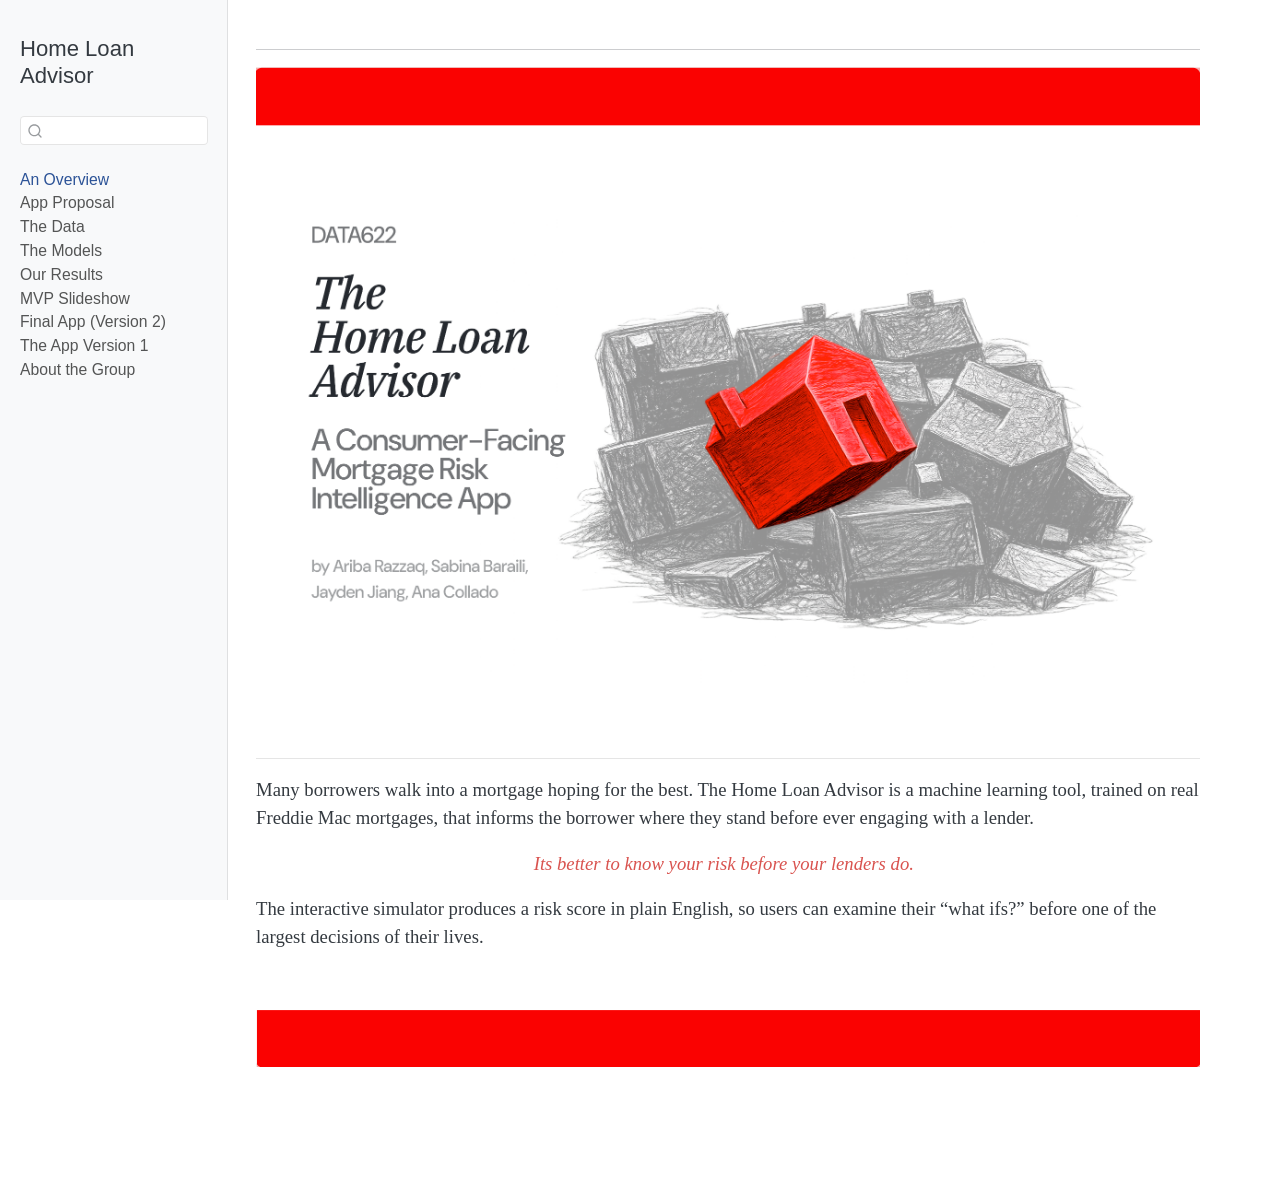
<file: docs/index.html>
<!DOCTYPE html>
<html xmlns="http://www.w3.org/1999/xhtml" lang="en" xml:lang="en"><head>

<meta charset="utf-8">
<meta name="generator" content="quarto-1.9.36">

<meta name="viewport" content="width=device-width, initial-scale=1.0, user-scalable=yes">


<title>Home Loan Advisor</title>
<style>
/* Default styles provided by pandoc.
** See https://pandoc.org/MANUAL.html#variables-for-html for config info.
*/
code{white-space: pre-wrap;}
span.smallcaps{font-variant: small-caps;}
div.columns{display: flex; gap: min(4vw, 1.5em);}
div.column{flex: auto; overflow-x: auto;}
div.hanging-indent{margin-left: 1.5em; text-indent: -1.5em;}
ul.task-list{list-style: none;}
ul.task-list li input[type="checkbox"] {
  width: 0.8em;
  margin: 0 0.8em 0.2em -1em; /* quarto-specific, see https://github.com/quarto-dev/quarto-cli/issues/4556 */ 
  vertical-align: middle;
}
</style>


<script src="site_libs/quarto-nav/quarto-nav.js"></script>
<script src="site_libs/quarto-nav/headroom.min.js"></script>
<script src="site_libs/clipboard/clipboard.min.js"></script>
<script src="site_libs/quarto-search/autocomplete.umd.js"></script>
<script src="site_libs/quarto-search/fuse.min.js"></script>
<script src="site_libs/quarto-search/quarto-search.js"></script>
<meta name="quarto:offset" content="./">
<script src="site_libs/quarto-html/quarto.js" type="module"></script>
<script src="site_libs/quarto-html/tabsets/tabsets.js" type="module"></script>
<script src="site_libs/quarto-html/popper.min.js"></script>
<script src="site_libs/quarto-html/tippy.umd.min.js"></script>
<script src="site_libs/quarto-html/anchor.min.js"></script>
<link href="site_libs/quarto-html/tippy.css" rel="stylesheet">
<link href="site_libs/quarto-html/quarto-syntax-highlighting-845c23b38eaddc0f92fda52bfe77a8c8.css" rel="stylesheet" id="quarto-text-highlighting-styles">
<script src="site_libs/bootstrap/bootstrap.min.js"></script>
<link href="site_libs/bootstrap/bootstrap-icons.css" rel="stylesheet">
<link href="site_libs/bootstrap/bootstrap-d351e7eb4661364988387812d0f9c423.min.css" rel="stylesheet" append-hash="true" id="quarto-bootstrap" data-mode="light">
<script id="quarto-search-options" type="application/json">{
  "location": "sidebar",
  "copy-button": false,
  "collapse-after": 3,
  "panel-placement": "start",
  "type": "textbox",
  "limit": 50,
  "keyboard-shortcut": [
    "f",
    "/",
    "s"
  ],
  "show-item-context": false,
  "language": {
    "search-no-results-text": "No results",
    "search-matching-documents-text": "matching documents",
    "search-copy-link-title": "Copy link to search",
    "search-hide-matches-text": "Hide additional matches",
    "search-more-match-text": "more match in this document",
    "search-more-matches-text": "more matches in this document",
    "search-clear-button-title": "Clear",
    "search-text-placeholder": "",
    "search-detached-cancel-button-title": "Cancel",
    "search-submit-button-title": "Submit",
    "search-label": "Search"
  }
}</script>


</head>

<body class="nav-sidebar docked fullcontent quarto-light">

<div id="quarto-search-results"></div>
  <header id="quarto-header" class="headroom fixed-top">
  <nav class="quarto-secondary-nav">
    <div class="container-fluid d-flex">
      <button type="button" class="quarto-btn-toggle btn" data-bs-toggle="collapse" role="button" data-bs-target=".quarto-sidebar-collapse-item" aria-controls="quarto-sidebar" aria-expanded="false" aria-label="Toggle sidebar navigation" onclick="if (window.quartoToggleHeadroom) { window.quartoToggleHeadroom(); }">
        <i class="bi bi-layout-text-sidebar-reverse"></i>
      </button>
        <nav class="quarto-page-breadcrumbs" aria-label="breadcrumb"><ol class="breadcrumb"><li class="breadcrumb-item"><a href="./index.html">An Overview</a></li></ol></nav>
        <a class="flex-grow-1" role="navigation" data-bs-toggle="collapse" data-bs-target=".quarto-sidebar-collapse-item" aria-controls="quarto-sidebar" aria-expanded="false" aria-label="Toggle sidebar navigation" onclick="if (window.quartoToggleHeadroom) { window.quartoToggleHeadroom(); }">      
        </a>
      <button type="button" class="btn quarto-search-button" aria-label="Search" onclick="window.quartoOpenSearch();">
        <i class="bi bi-search"></i>
      </button>
    </div>
  </nav>
</header>
<!-- content -->
<div id="quarto-content" class="quarto-container page-columns page-rows-contents page-layout-article">
<!-- sidebar -->
  <nav id="quarto-sidebar" class="sidebar collapse collapse-horizontal quarto-sidebar-collapse-item sidebar-navigation docked overflow-auto">
    <div class="pt-lg-2 mt-2 text-left sidebar-header">
    <div class="sidebar-title mb-0 py-0">
      <a href="./">Home Loan Advisor</a> 
    </div>
      </div>
        <div class="mt-2 flex-shrink-0 align-items-center">
        <div class="sidebar-search">
        <div id="quarto-search" class="" title="Search"></div>
        </div>
        </div>
    <div class="sidebar-menu-container"> 
    <ul class="list-unstyled mt-1">
        <li class="sidebar-item">
  <div class="sidebar-item-container"> 
  <a href="./index.html" class="sidebar-item-text sidebar-link active">
 <span class="menu-text">An Overview</span></a>
  </div>
</li>
        <li class="sidebar-item">
  <div class="sidebar-item-container"> 
  <a href="./proposal.html" class="sidebar-item-text sidebar-link">
 <span class="menu-text">App Proposal</span></a>
  </div>
</li>
        <li class="sidebar-item">
  <div class="sidebar-item-container"> 
  <a href="./data.html" class="sidebar-item-text sidebar-link">
 <span class="menu-text">The Data</span></a>
  </div>
</li>
        <li class="sidebar-item">
  <div class="sidebar-item-container"> 
  <a href="./models.html" class="sidebar-item-text sidebar-link">
 <span class="menu-text">The Models</span></a>
  </div>
</li>
        <li class="sidebar-item">
  <div class="sidebar-item-container"> 
  <a href="./results.html" class="sidebar-item-text sidebar-link">
 <span class="menu-text">Our Results</span></a>
  </div>
</li>
        <li class="sidebar-item">
  <div class="sidebar-item-container"> 
  <a href="./mvp-presentation.html" class="sidebar-item-text sidebar-link">
 <span class="menu-text">MVP Slideshow</span></a>
  </div>
</li>
        <li class="sidebar-item">
  <div class="sidebar-item-container"> 
  <a href="https://homeloanadvisor.acmedia.uk/" class="sidebar-item-text sidebar-link">
 <span class="menu-text">Final App (Version 2)</span></a>
  </div>
</li>
        <li class="sidebar-item">
  <div class="sidebar-item-container"> 
  <a href="./app.html" class="sidebar-item-text sidebar-link">
 <span class="menu-text">The App Version 1</span></a>
  </div>
</li>
        <li class="sidebar-item">
  <div class="sidebar-item-container"> 
  <a href="./about.html" class="sidebar-item-text sidebar-link">
 <span class="menu-text">About the Group</span></a>
  </div>
</li>
    </ul>
    </div>
</nav>
<div id="quarto-sidebar-glass" class="quarto-sidebar-collapse-item" data-bs-toggle="collapse" data-bs-target=".quarto-sidebar-collapse-item"></div>
<!-- margin-sidebar -->
    
<!-- main -->
<main class="content" id="quarto-document-content"><header id="title-block-header" class="quarto-title-block"></header>




<hr>
<div class="quarto-figure quarto-figure-center">
<figure class="figure">
<p><img src="images/top-border.png" class="img-fluid figure-img"></p>
<figcaption><img src="images/project-cover.png" class="img-fluid figure-img"></figcaption>
</figure>
</div>
<section id="section" class="level2">
<h2 class="anchored" data-anchor-id="section"></h2>
<p>Many borrowers walk into a mortgage hoping for the best. The Home Loan Advisor is a machine learning tool, trained on real Freddie Mac mortgages, that informs the borrower where they stand before ever engaging with a lender.</p>
<div class="text-center blockquote text-danger">
<p><em>Its better to know your risk before your lenders do.</em></p>
</div>
<p>The interactive simulator produces a risk score in plain English, so users can examine their “what ifs?” before one of the largest decisions of their lives.</p>
<div class="quarto-figure quarto-figure-center">
<figure class="figure">
<p><img src="images/bottom-border.png" class="img-fluid quarto-figure quarto-figure-center figure-img"></p>
</figure>
</div>


</section>

</main> <!-- /main -->
<script id="quarto-html-after-body" type="application/javascript">
  window.document.addEventListener("DOMContentLoaded", function (event) {
    const icon = "";
    const anchorJS = new window.AnchorJS();
    anchorJS.options = {
      placement: 'right',
      icon: icon
    };
    anchorJS.add('.anchored');
    const isCodeAnnotation = (el) => {
      for (const clz of el.classList) {
        if (clz.startsWith('code-annotation-')) {                     
          return true;
        }
      }
      return false;
    }
    const onCopySuccess = function(e) {
      // button target
      const button = e.trigger;
      // don't keep focus
      button.blur();
      // flash "checked"
      button.classList.add('code-copy-button-checked');
      var currentTitle = button.getAttribute("title");
      button.setAttribute("title", "Copied!");
      let tooltip;
      if (window.bootstrap) {
        button.setAttribute("data-bs-toggle", "tooltip");
        button.setAttribute("data-bs-placement", "left");
        button.setAttribute("data-bs-title", "Copied!");
        tooltip = new bootstrap.Tooltip(button, 
          { trigger: "manual", 
            customClass: "code-copy-button-tooltip",
            offset: [0, -8]});
        tooltip.show();    
      }
      setTimeout(function() {
        if (tooltip) {
          tooltip.hide();
          button.removeAttribute("data-bs-title");
          button.removeAttribute("data-bs-toggle");
          button.removeAttribute("data-bs-placement");
        }
        button.setAttribute("title", currentTitle);
        button.classList.remove('code-copy-button-checked');
      }, 1000);
      // clear code selection
      e.clearSelection();
    }
    const getTextToCopy = function(trigger) {
      const outerScaffold = trigger.parentElement.cloneNode(true);
      const codeEl = outerScaffold.querySelector('code');
      for (const childEl of codeEl.children) {
        if (isCodeAnnotation(childEl)) {
          childEl.remove();
        }
      }
      return codeEl.innerText;
    }
    const clipboard = new window.ClipboardJS('.code-copy-button:not([data-in-quarto-modal])', {
      text: getTextToCopy
    });
    clipboard.on('success', onCopySuccess);
    if (window.document.getElementById('quarto-embedded-source-code-modal')) {
      const clipboardModal = new window.ClipboardJS('.code-copy-button[data-in-quarto-modal]', {
        text: getTextToCopy,
        container: window.document.getElementById('quarto-embedded-source-code-modal')
      });
      clipboardModal.on('success', onCopySuccess);
    }
      var localhostRegex = new RegExp(/^(?:http|https):\/\/localhost\:?[0-9]*\//);
      var mailtoRegex = new RegExp(/^mailto:/);
        var filterRegex = new RegExp('/' + window.location.host + '/');
      var isInternal = (href) => {
          return filterRegex.test(href) || localhostRegex.test(href) || mailtoRegex.test(href);
      }
      // Inspect non-navigation links and adorn them if external
     var links = window.document.querySelectorAll('a[href]:not(.nav-link):not(.navbar-brand):not(.toc-action):not(.sidebar-link):not(.sidebar-item-toggle):not(.pagination-link):not(.no-external):not([aria-hidden]):not(.dropdown-item):not(.quarto-navigation-tool):not(.about-link)');
      for (var i=0; i<links.length; i++) {
        const link = links[i];
        if (!isInternal(link.href)) {
          // undo the damage that might have been done by quarto-nav.js in the case of
          // links that we want to consider external
          if (link.dataset.originalHref !== undefined) {
            link.href = link.dataset.originalHref;
          }
        }
      }
    function tippyHover(el, contentFn, onTriggerFn, onUntriggerFn) {
      const config = {
        allowHTML: true,
        maxWidth: 500,
        delay: 100,
        arrow: false,
        appendTo: function(el) {
            return el.parentElement;
        },
        interactive: true,
        interactiveBorder: 10,
        theme: 'quarto',
        placement: 'bottom-start',
      };
      if (contentFn) {
        config.content = contentFn;
      }
      if (onTriggerFn) {
        config.onTrigger = onTriggerFn;
      }
      if (onUntriggerFn) {
        config.onUntrigger = onUntriggerFn;
      }
      window.tippy(el, config); 
    }
    const noterefs = window.document.querySelectorAll('a[role="doc-noteref"]');
    for (var i=0; i<noterefs.length; i++) {
      const ref = noterefs[i];
      tippyHover(ref, function() {
        // use id or data attribute instead here
        let href = ref.getAttribute('data-footnote-href') || ref.getAttribute('href');
        try { href = new URL(href).hash; } catch {}
        const id = href.replace(/^#\/?/, "");
        const note = window.document.getElementById(id);
        if (note) {
          return note.innerHTML;
        } else {
          return "";
        }
      });
    }
    const xrefs = window.document.querySelectorAll('a.quarto-xref');
    const processXRef = (id, note) => {
      // Strip column container classes
      const stripColumnClz = (el) => {
        el.classList.remove("page-full", "page-columns");
        if (el.children) {
          for (const child of el.children) {
            stripColumnClz(child);
          }
        }
      }
      stripColumnClz(note)
      if (id === null || id.startsWith('sec-')) {
        // Special case sections, only their first couple elements
        const container = document.createElement("div");
        if (note.children && note.children.length > 2) {
          container.appendChild(note.children[0].cloneNode(true));
          for (let i = 1; i < note.children.length; i++) {
            const child = note.children[i];
            if (child.tagName === "P" && child.innerText === "") {
              continue;
            } else {
              container.appendChild(child.cloneNode(true));
              break;
            }
          }
          if (window.Quarto?.typesetMath) {
            window.Quarto.typesetMath(container);
          }
          return container.innerHTML
        } else {
          if (window.Quarto?.typesetMath) {
            window.Quarto.typesetMath(note);
          }
          return note.innerHTML;
        }
      } else {
        // Remove any anchor links if they are present
        const anchorLink = note.querySelector('a.anchorjs-link');
        if (anchorLink) {
          anchorLink.remove();
        }
        if (window.Quarto?.typesetMath) {
          window.Quarto.typesetMath(note);
        }
        if (note.classList.contains("callout")) {
          return note.outerHTML;
        } else {
          return note.innerHTML;
        }
      }
    }
    for (var i=0; i<xrefs.length; i++) {
      const xref = xrefs[i];
      tippyHover(xref, undefined, function(instance) {
        instance.disable();
        let url = xref.getAttribute('href');
        let hash = undefined; 
        if (url.startsWith('#')) {
          hash = url;
        } else {
          try { hash = new URL(url).hash; } catch {}
        }
        if (hash) {
          const id = hash.replace(/^#\/?/, "");
          const note = window.document.getElementById(id);
          if (note !== null) {
            try {
              const html = processXRef(id, note.cloneNode(true));
              instance.setContent(html);
            } finally {
              instance.enable();
              instance.show();
            }
          } else {
            // See if we can fetch this
            fetch(url.split('#')[0])
            .then(res => res.text())
            .then(html => {
              const parser = new DOMParser();
              const htmlDoc = parser.parseFromString(html, "text/html");
              const note = htmlDoc.getElementById(id);
              if (note !== null) {
                const html = processXRef(id, note);
                instance.setContent(html);
              } 
            }).finally(() => {
              instance.enable();
              instance.show();
            });
          }
        } else {
          // See if we can fetch a full url (with no hash to target)
          // This is a special case and we should probably do some content thinning / targeting
          fetch(url)
          .then(res => res.text())
          .then(html => {
            const parser = new DOMParser();
            const htmlDoc = parser.parseFromString(html, "text/html");
            const note = htmlDoc.querySelector('main.content');
            if (note !== null) {
              // This should only happen for chapter cross references
              // (since there is no id in the URL)
              // remove the first header
              if (note.children.length > 0 && note.children[0].tagName === "HEADER") {
                note.children[0].remove();
              }
              const html = processXRef(null, note);
              instance.setContent(html);
            } 
          }).finally(() => {
            instance.enable();
            instance.show();
          });
        }
      }, function(instance) {
      });
    }
        let selectedAnnoteEl;
        const selectorForAnnotation = ( cell, annotation) => {
          let cellAttr = 'data-code-cell="' + cell + '"';
          let lineAttr = 'data-code-annotation="' +  annotation + '"';
          const selector = 'span[' + cellAttr + '][' + lineAttr + ']';
          return selector;
        }
        const selectCodeLines = (annoteEl) => {
          const doc = window.document;
          const targetCell = annoteEl.getAttribute("data-target-cell");
          const targetAnnotation = annoteEl.getAttribute("data-target-annotation");
          const annoteSpan = window.document.querySelector(selectorForAnnotation(targetCell, targetAnnotation));
          const lines = annoteSpan.getAttribute("data-code-lines").split(",");
          const lineIds = lines.map((line) => {
            return targetCell + "-" + line;
          })
          let top = null;
          let height = null;
          let parent = null;
          if (lineIds.length > 0) {
              //compute the position of the single el (top and bottom and make a div)
              const el = window.document.getElementById(lineIds[0]);
              top = el.offsetTop;
              height = el.offsetHeight;
              parent = el.parentElement.parentElement;
            if (lineIds.length > 1) {
              const lastEl = window.document.getElementById(lineIds[lineIds.length - 1]);
              const bottom = lastEl.offsetTop + lastEl.offsetHeight;
              height = bottom - top;
            }
            if (top !== null && height !== null && parent !== null) {
              // cook up a div (if necessary) and position it 
              let div = window.document.getElementById("code-annotation-line-highlight");
              if (div === null) {
                div = window.document.createElement("div");
                div.setAttribute("id", "code-annotation-line-highlight");
                div.style.position = 'absolute';
                parent.appendChild(div);
              }
              div.style.top = top - 2 + "px";
              div.style.height = height + 4 + "px";
              div.style.left = 0;
              let gutterDiv = window.document.getElementById("code-annotation-line-highlight-gutter");
              if (gutterDiv === null) {
                gutterDiv = window.document.createElement("div");
                gutterDiv.setAttribute("id", "code-annotation-line-highlight-gutter");
                gutterDiv.style.position = 'absolute';
                const codeCell = window.document.getElementById(targetCell);
                const gutter = codeCell.querySelector('.code-annotation-gutter');
                gutter.appendChild(gutterDiv);
              }
              gutterDiv.style.top = top - 2 + "px";
              gutterDiv.style.height = height + 4 + "px";
            }
            selectedAnnoteEl = annoteEl;
          }
        };
        const unselectCodeLines = () => {
          const elementsIds = ["code-annotation-line-highlight", "code-annotation-line-highlight-gutter"];
          elementsIds.forEach((elId) => {
            const div = window.document.getElementById(elId);
            if (div) {
              div.remove();
            }
          });
          selectedAnnoteEl = undefined;
        };
          // Handle positioning of the toggle
      window.addEventListener(
        "resize",
        throttle(() => {
          elRect = undefined;
          if (selectedAnnoteEl) {
            selectCodeLines(selectedAnnoteEl);
          }
        }, 10)
      );
      function throttle(fn, ms) {
      let throttle = false;
      let timer;
        return (...args) => {
          if(!throttle) { // first call gets through
              fn.apply(this, args);
              throttle = true;
          } else { // all the others get throttled
              if(timer) clearTimeout(timer); // cancel #2
              timer = setTimeout(() => {
                fn.apply(this, args);
                timer = throttle = false;
              }, ms);
          }
        };
      }
        // Attach click handler to the DT
        const annoteDls = window.document.querySelectorAll('dt[data-target-cell]');
        for (const annoteDlNode of annoteDls) {
          annoteDlNode.addEventListener('click', (event) => {
            const clickedEl = event.target;
            if (clickedEl !== selectedAnnoteEl) {
              unselectCodeLines();
              const activeEl = window.document.querySelector('dt[data-target-cell].code-annotation-active');
              if (activeEl) {
                activeEl.classList.remove('code-annotation-active');
              }
              selectCodeLines(clickedEl);
              clickedEl.classList.add('code-annotation-active');
            } else {
              // Unselect the line
              unselectCodeLines();
              clickedEl.classList.remove('code-annotation-active');
            }
          });
        }
    const findCites = (el) => {
      const parentEl = el.parentElement;
      if (parentEl) {
        const cites = parentEl.dataset.cites;
        if (cites) {
          return {
            el,
            cites: cites.split(' ')
          };
        } else {
          return findCites(el.parentElement)
        }
      } else {
        return undefined;
      }
    };
    var bibliorefs = window.document.querySelectorAll('a[role="doc-biblioref"]');
    for (var i=0; i<bibliorefs.length; i++) {
      const ref = bibliorefs[i];
      const citeInfo = findCites(ref);
      if (citeInfo) {
        tippyHover(citeInfo.el, function() {
          var popup = window.document.createElement('div');
          citeInfo.cites.forEach(function(cite) {
            var citeDiv = window.document.createElement('div');
            citeDiv.classList.add('hanging-indent');
            citeDiv.classList.add('csl-entry');
            var biblioDiv = window.document.getElementById('ref-' + cite);
            if (biblioDiv) {
              citeDiv.innerHTML = biblioDiv.innerHTML;
            }
            popup.appendChild(citeDiv);
          });
          return popup.innerHTML;
        });
      }
    }
  });
  </script>
</div> <!-- /content -->




</body></html>
</file>
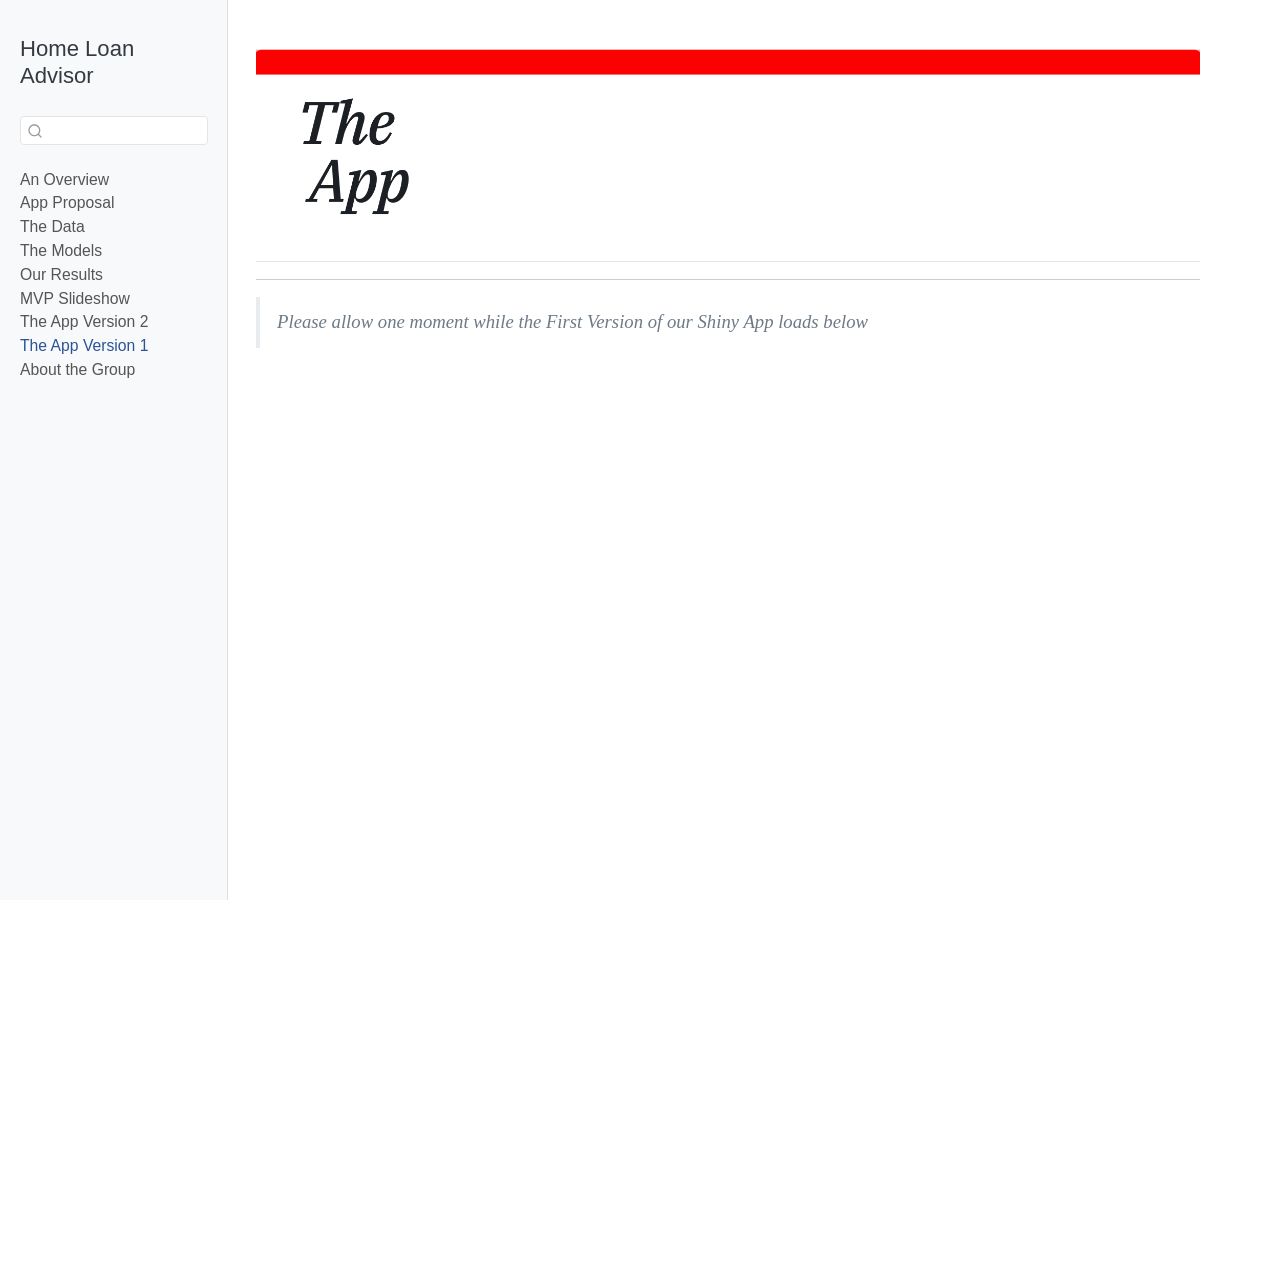
<file: docs/app.html>
<!DOCTYPE html>
<html xmlns="http://www.w3.org/1999/xhtml" lang="en" xml:lang="en"><head>

<meta charset="utf-8">
<meta name="generator" content="quarto-1.9.36">

<meta name="viewport" content="width=device-width, initial-scale=1.0, user-scalable=yes">


<title>app – Home Loan Advisor</title>
<style>
/* Default styles provided by pandoc.
** See https://pandoc.org/MANUAL.html#variables-for-html for config info.
*/
code{white-space: pre-wrap;}
span.smallcaps{font-variant: small-caps;}
div.columns{display: flex; gap: min(4vw, 1.5em);}
div.column{flex: auto; overflow-x: auto;}
div.hanging-indent{margin-left: 1.5em; text-indent: -1.5em;}
ul.task-list{list-style: none;}
ul.task-list li input[type="checkbox"] {
  width: 0.8em;
  margin: 0 0.8em 0.2em -1em; /* quarto-specific, see https://github.com/quarto-dev/quarto-cli/issues/4556 */ 
  vertical-align: middle;
}
</style>


<script src="site_libs/quarto-nav/quarto-nav.js"></script>
<script src="site_libs/quarto-nav/headroom.min.js"></script>
<script src="site_libs/clipboard/clipboard.min.js"></script>
<script src="site_libs/quarto-search/autocomplete.umd.js"></script>
<script src="site_libs/quarto-search/fuse.min.js"></script>
<script src="site_libs/quarto-search/quarto-search.js"></script>
<meta name="quarto:offset" content="./">
<script src="site_libs/quarto-html/quarto.js" type="module"></script>
<script src="site_libs/quarto-html/tabsets/tabsets.js" type="module"></script>
<script src="site_libs/quarto-html/popper.min.js"></script>
<script src="site_libs/quarto-html/tippy.umd.min.js"></script>
<script src="site_libs/quarto-html/anchor.min.js"></script>
<link href="site_libs/quarto-html/tippy.css" rel="stylesheet">
<link href="site_libs/quarto-html/quarto-syntax-highlighting-845c23b38eaddc0f92fda52bfe77a8c8.css" rel="stylesheet" id="quarto-text-highlighting-styles">
<script src="site_libs/bootstrap/bootstrap.min.js"></script>
<link href="site_libs/bootstrap/bootstrap-icons.css" rel="stylesheet">
<link href="site_libs/bootstrap/bootstrap-d351e7eb4661364988387812d0f9c423.min.css" rel="stylesheet" append-hash="true" id="quarto-bootstrap" data-mode="light">
<script id="quarto-search-options" type="application/json">{
  "location": "sidebar",
  "copy-button": false,
  "collapse-after": 3,
  "panel-placement": "start",
  "type": "textbox",
  "limit": 50,
  "keyboard-shortcut": [
    "f",
    "/",
    "s"
  ],
  "show-item-context": false,
  "language": {
    "search-no-results-text": "No results",
    "search-matching-documents-text": "matching documents",
    "search-copy-link-title": "Copy link to search",
    "search-hide-matches-text": "Hide additional matches",
    "search-more-match-text": "more match in this document",
    "search-more-matches-text": "more matches in this document",
    "search-clear-button-title": "Clear",
    "search-text-placeholder": "",
    "search-detached-cancel-button-title": "Cancel",
    "search-submit-button-title": "Submit",
    "search-label": "Search"
  }
}</script>


</head>

<body class="nav-sidebar docked fullcontent quarto-light">

<div id="quarto-search-results"></div>
  <header id="quarto-header" class="headroom fixed-top">
  <nav class="quarto-secondary-nav">
    <div class="container-fluid d-flex">
      <button type="button" class="quarto-btn-toggle btn" data-bs-toggle="collapse" role="button" data-bs-target=".quarto-sidebar-collapse-item" aria-controls="quarto-sidebar" aria-expanded="false" aria-label="Toggle sidebar navigation" onclick="if (window.quartoToggleHeadroom) { window.quartoToggleHeadroom(); }">
        <i class="bi bi-layout-text-sidebar-reverse"></i>
      </button>
        <nav class="quarto-page-breadcrumbs" aria-label="breadcrumb"><ol class="breadcrumb"><li class="breadcrumb-item"><a href="./app.html">The App Version 1</a></li></ol></nav>
        <a class="flex-grow-1" role="navigation" data-bs-toggle="collapse" data-bs-target=".quarto-sidebar-collapse-item" aria-controls="quarto-sidebar" aria-expanded="false" aria-label="Toggle sidebar navigation" onclick="if (window.quartoToggleHeadroom) { window.quartoToggleHeadroom(); }">      
        </a>
      <button type="button" class="btn quarto-search-button" aria-label="Search" onclick="window.quartoOpenSearch();">
        <i class="bi bi-search"></i>
      </button>
    </div>
  </nav>
</header>
<!-- content -->
<div id="quarto-content" class="quarto-container page-columns page-rows-contents page-layout-article">
<!-- sidebar -->
  <nav id="quarto-sidebar" class="sidebar collapse collapse-horizontal quarto-sidebar-collapse-item sidebar-navigation docked overflow-auto">
    <div class="pt-lg-2 mt-2 text-left sidebar-header">
    <div class="sidebar-title mb-0 py-0">
      <a href="./">Home Loan Advisor</a> 
    </div>
      </div>
        <div class="mt-2 flex-shrink-0 align-items-center">
        <div class="sidebar-search">
        <div id="quarto-search" class="" title="Search"></div>
        </div>
        </div>
    <div class="sidebar-menu-container"> 
    <ul class="list-unstyled mt-1">
        <li class="sidebar-item">
  <div class="sidebar-item-container"> 
  <a href="./index.html" class="sidebar-item-text sidebar-link">
 <span class="menu-text">An Overview</span></a>
  </div>
</li>
        <li class="sidebar-item">
  <div class="sidebar-item-container"> 
  <a href="./proposal.html" class="sidebar-item-text sidebar-link">
 <span class="menu-text">App Proposal</span></a>
  </div>
</li>
        <li class="sidebar-item">
  <div class="sidebar-item-container"> 
  <a href="./data.html" class="sidebar-item-text sidebar-link">
 <span class="menu-text">The Data</span></a>
  </div>
</li>
        <li class="sidebar-item">
  <div class="sidebar-item-container"> 
  <a href="./models.html" class="sidebar-item-text sidebar-link">
 <span class="menu-text">The Models</span></a>
  </div>
</li>
        <li class="sidebar-item">
  <div class="sidebar-item-container"> 
  <a href="./results.html" class="sidebar-item-text sidebar-link">
 <span class="menu-text">Our Results</span></a>
  </div>
</li>
        <li class="sidebar-item">
  <div class="sidebar-item-container"> 
  <a href="./mvp-presentation.html" class="sidebar-item-text sidebar-link">
 <span class="menu-text">MVP Slideshow</span></a>
  </div>
</li>
        <li class="sidebar-item">
  <div class="sidebar-item-container"> 
  <a href="https://homeloanadvisor.acmedia.uk/" class="sidebar-item-text sidebar-link">
 <span class="menu-text">The App Version 2</span></a>
  </div>
</li>
        <li class="sidebar-item">
  <div class="sidebar-item-container"> 
  <a href="./app.html" class="sidebar-item-text sidebar-link active">
 <span class="menu-text">The App Version 1</span></a>
  </div>
</li>
        <li class="sidebar-item">
  <div class="sidebar-item-container"> 
  <a href="./about.html" class="sidebar-item-text sidebar-link">
 <span class="menu-text">About the Group</span></a>
  </div>
</li>
    </ul>
    </div>
</nav>
<div id="quarto-sidebar-glass" class="quarto-sidebar-collapse-item" data-bs-toggle="collapse" data-bs-target=".quarto-sidebar-collapse-item"></div>
<!-- margin-sidebar -->
    
<!-- main -->
<main class="content" id="quarto-document-content"><header id="title-block-header" class="quarto-title-block"></header>




<section id="section" class="level2">
<h2 class="anchored" data-anchor-id="section"><img src="images/TheApp-banner.png" class="section img-fluid"></h2>
<hr>
<blockquote class="blockquote">
<p>Please allow one moment while the First Version of our Shiny App loads below</p>
</blockquote>
<iframe src="https://aribamandavia12.shinyapps.io/Downloads/" width="100%" height="800px" style="border:none;">
</iframe>


</section>

</main> <!-- /main -->
<script id="quarto-html-after-body" type="application/javascript">
  window.document.addEventListener("DOMContentLoaded", function (event) {
    const icon = "";
    const anchorJS = new window.AnchorJS();
    anchorJS.options = {
      placement: 'right',
      icon: icon
    };
    anchorJS.add('.anchored');
    const isCodeAnnotation = (el) => {
      for (const clz of el.classList) {
        if (clz.startsWith('code-annotation-')) {                     
          return true;
        }
      }
      return false;
    }
    const onCopySuccess = function(e) {
      // button target
      const button = e.trigger;
      // don't keep focus
      button.blur();
      // flash "checked"
      button.classList.add('code-copy-button-checked');
      var currentTitle = button.getAttribute("title");
      button.setAttribute("title", "Copied!");
      let tooltip;
      if (window.bootstrap) {
        button.setAttribute("data-bs-toggle", "tooltip");
        button.setAttribute("data-bs-placement", "left");
        button.setAttribute("data-bs-title", "Copied!");
        tooltip = new bootstrap.Tooltip(button, 
          { trigger: "manual", 
            customClass: "code-copy-button-tooltip",
            offset: [0, -8]});
        tooltip.show();    
      }
      setTimeout(function() {
        if (tooltip) {
          tooltip.hide();
          button.removeAttribute("data-bs-title");
          button.removeAttribute("data-bs-toggle");
          button.removeAttribute("data-bs-placement");
        }
        button.setAttribute("title", currentTitle);
        button.classList.remove('code-copy-button-checked');
      }, 1000);
      // clear code selection
      e.clearSelection();
    }
    const getTextToCopy = function(trigger) {
      const outerScaffold = trigger.parentElement.cloneNode(true);
      const codeEl = outerScaffold.querySelector('code');
      for (const childEl of codeEl.children) {
        if (isCodeAnnotation(childEl)) {
          childEl.remove();
        }
      }
      return codeEl.innerText;
    }
    const clipboard = new window.ClipboardJS('.code-copy-button:not([data-in-quarto-modal])', {
      text: getTextToCopy
    });
    clipboard.on('success', onCopySuccess);
    if (window.document.getElementById('quarto-embedded-source-code-modal')) {
      const clipboardModal = new window.ClipboardJS('.code-copy-button[data-in-quarto-modal]', {
        text: getTextToCopy,
        container: window.document.getElementById('quarto-embedded-source-code-modal')
      });
      clipboardModal.on('success', onCopySuccess);
    }
      var localhostRegex = new RegExp(/^(?:http|https):\/\/localhost\:?[0-9]*\//);
      var mailtoRegex = new RegExp(/^mailto:/);
        var filterRegex = new RegExp('/' + window.location.host + '/');
      var isInternal = (href) => {
          return filterRegex.test(href) || localhostRegex.test(href) || mailtoRegex.test(href);
      }
      // Inspect non-navigation links and adorn them if external
     var links = window.document.querySelectorAll('a[href]:not(.nav-link):not(.navbar-brand):not(.toc-action):not(.sidebar-link):not(.sidebar-item-toggle):not(.pagination-link):not(.no-external):not([aria-hidden]):not(.dropdown-item):not(.quarto-navigation-tool):not(.about-link)');
      for (var i=0; i<links.length; i++) {
        const link = links[i];
        if (!isInternal(link.href)) {
          // undo the damage that might have been done by quarto-nav.js in the case of
          // links that we want to consider external
          if (link.dataset.originalHref !== undefined) {
            link.href = link.dataset.originalHref;
          }
        }
      }
    function tippyHover(el, contentFn, onTriggerFn, onUntriggerFn) {
      const config = {
        allowHTML: true,
        maxWidth: 500,
        delay: 100,
        arrow: false,
        appendTo: function(el) {
            return el.parentElement;
        },
        interactive: true,
        interactiveBorder: 10,
        theme: 'quarto',
        placement: 'bottom-start',
      };
      if (contentFn) {
        config.content = contentFn;
      }
      if (onTriggerFn) {
        config.onTrigger = onTriggerFn;
      }
      if (onUntriggerFn) {
        config.onUntrigger = onUntriggerFn;
      }
      window.tippy(el, config); 
    }
    const noterefs = window.document.querySelectorAll('a[role="doc-noteref"]');
    for (var i=0; i<noterefs.length; i++) {
      const ref = noterefs[i];
      tippyHover(ref, function() {
        // use id or data attribute instead here
        let href = ref.getAttribute('data-footnote-href') || ref.getAttribute('href');
        try { href = new URL(href).hash; } catch {}
        const id = href.replace(/^#\/?/, "");
        const note = window.document.getElementById(id);
        if (note) {
          return note.innerHTML;
        } else {
          return "";
        }
      });
    }
    const xrefs = window.document.querySelectorAll('a.quarto-xref');
    const processXRef = (id, note) => {
      // Strip column container classes
      const stripColumnClz = (el) => {
        el.classList.remove("page-full", "page-columns");
        if (el.children) {
          for (const child of el.children) {
            stripColumnClz(child);
          }
        }
      }
      stripColumnClz(note)
      if (id === null || id.startsWith('sec-')) {
        // Special case sections, only their first couple elements
        const container = document.createElement("div");
        if (note.children && note.children.length > 2) {
          container.appendChild(note.children[0].cloneNode(true));
          for (let i = 1; i < note.children.length; i++) {
            const child = note.children[i];
            if (child.tagName === "P" && child.innerText === "") {
              continue;
            } else {
              container.appendChild(child.cloneNode(true));
              break;
            }
          }
          if (window.Quarto?.typesetMath) {
            window.Quarto.typesetMath(container);
          }
          return container.innerHTML
        } else {
          if (window.Quarto?.typesetMath) {
            window.Quarto.typesetMath(note);
          }
          return note.innerHTML;
        }
      } else {
        // Remove any anchor links if they are present
        const anchorLink = note.querySelector('a.anchorjs-link');
        if (anchorLink) {
          anchorLink.remove();
        }
        if (window.Quarto?.typesetMath) {
          window.Quarto.typesetMath(note);
        }
        if (note.classList.contains("callout")) {
          return note.outerHTML;
        } else {
          return note.innerHTML;
        }
      }
    }
    for (var i=0; i<xrefs.length; i++) {
      const xref = xrefs[i];
      tippyHover(xref, undefined, function(instance) {
        instance.disable();
        let url = xref.getAttribute('href');
        let hash = undefined; 
        if (url.startsWith('#')) {
          hash = url;
        } else {
          try { hash = new URL(url).hash; } catch {}
        }
        if (hash) {
          const id = hash.replace(/^#\/?/, "");
          const note = window.document.getElementById(id);
          if (note !== null) {
            try {
              const html = processXRef(id, note.cloneNode(true));
              instance.setContent(html);
            } finally {
              instance.enable();
              instance.show();
            }
          } else {
            // See if we can fetch this
            fetch(url.split('#')[0])
            .then(res => res.text())
            .then(html => {
              const parser = new DOMParser();
              const htmlDoc = parser.parseFromString(html, "text/html");
              const note = htmlDoc.getElementById(id);
              if (note !== null) {
                const html = processXRef(id, note);
                instance.setContent(html);
              } 
            }).finally(() => {
              instance.enable();
              instance.show();
            });
          }
        } else {
          // See if we can fetch a full url (with no hash to target)
          // This is a special case and we should probably do some content thinning / targeting
          fetch(url)
          .then(res => res.text())
          .then(html => {
            const parser = new DOMParser();
            const htmlDoc = parser.parseFromString(html, "text/html");
            const note = htmlDoc.querySelector('main.content');
            if (note !== null) {
              // This should only happen for chapter cross references
              // (since there is no id in the URL)
              // remove the first header
              if (note.children.length > 0 && note.children[0].tagName === "HEADER") {
                note.children[0].remove();
              }
              const html = processXRef(null, note);
              instance.setContent(html);
            } 
          }).finally(() => {
            instance.enable();
            instance.show();
          });
        }
      }, function(instance) {
      });
    }
        let selectedAnnoteEl;
        const selectorForAnnotation = ( cell, annotation) => {
          let cellAttr = 'data-code-cell="' + cell + '"';
          let lineAttr = 'data-code-annotation="' +  annotation + '"';
          const selector = 'span[' + cellAttr + '][' + lineAttr + ']';
          return selector;
        }
        const selectCodeLines = (annoteEl) => {
          const doc = window.document;
          const targetCell = annoteEl.getAttribute("data-target-cell");
          const targetAnnotation = annoteEl.getAttribute("data-target-annotation");
          const annoteSpan = window.document.querySelector(selectorForAnnotation(targetCell, targetAnnotation));
          const lines = annoteSpan.getAttribute("data-code-lines").split(",");
          const lineIds = lines.map((line) => {
            return targetCell + "-" + line;
          })
          let top = null;
          let height = null;
          let parent = null;
          if (lineIds.length > 0) {
              //compute the position of the single el (top and bottom and make a div)
              const el = window.document.getElementById(lineIds[0]);
              top = el.offsetTop;
              height = el.offsetHeight;
              parent = el.parentElement.parentElement;
            if (lineIds.length > 1) {
              const lastEl = window.document.getElementById(lineIds[lineIds.length - 1]);
              const bottom = lastEl.offsetTop + lastEl.offsetHeight;
              height = bottom - top;
            }
            if (top !== null && height !== null && parent !== null) {
              // cook up a div (if necessary) and position it 
              let div = window.document.getElementById("code-annotation-line-highlight");
              if (div === null) {
                div = window.document.createElement("div");
                div.setAttribute("id", "code-annotation-line-highlight");
                div.style.position = 'absolute';
                parent.appendChild(div);
              }
              div.style.top = top - 2 + "px";
              div.style.height = height + 4 + "px";
              div.style.left = 0;
              let gutterDiv = window.document.getElementById("code-annotation-line-highlight-gutter");
              if (gutterDiv === null) {
                gutterDiv = window.document.createElement("div");
                gutterDiv.setAttribute("id", "code-annotation-line-highlight-gutter");
                gutterDiv.style.position = 'absolute';
                const codeCell = window.document.getElementById(targetCell);
                const gutter = codeCell.querySelector('.code-annotation-gutter');
                gutter.appendChild(gutterDiv);
              }
              gutterDiv.style.top = top - 2 + "px";
              gutterDiv.style.height = height + 4 + "px";
            }
            selectedAnnoteEl = annoteEl;
          }
        };
        const unselectCodeLines = () => {
          const elementsIds = ["code-annotation-line-highlight", "code-annotation-line-highlight-gutter"];
          elementsIds.forEach((elId) => {
            const div = window.document.getElementById(elId);
            if (div) {
              div.remove();
            }
          });
          selectedAnnoteEl = undefined;
        };
          // Handle positioning of the toggle
      window.addEventListener(
        "resize",
        throttle(() => {
          elRect = undefined;
          if (selectedAnnoteEl) {
            selectCodeLines(selectedAnnoteEl);
          }
        }, 10)
      );
      function throttle(fn, ms) {
      let throttle = false;
      let timer;
        return (...args) => {
          if(!throttle) { // first call gets through
              fn.apply(this, args);
              throttle = true;
          } else { // all the others get throttled
              if(timer) clearTimeout(timer); // cancel #2
              timer = setTimeout(() => {
                fn.apply(this, args);
                timer = throttle = false;
              }, ms);
          }
        };
      }
        // Attach click handler to the DT
        const annoteDls = window.document.querySelectorAll('dt[data-target-cell]');
        for (const annoteDlNode of annoteDls) {
          annoteDlNode.addEventListener('click', (event) => {
            const clickedEl = event.target;
            if (clickedEl !== selectedAnnoteEl) {
              unselectCodeLines();
              const activeEl = window.document.querySelector('dt[data-target-cell].code-annotation-active');
              if (activeEl) {
                activeEl.classList.remove('code-annotation-active');
              }
              selectCodeLines(clickedEl);
              clickedEl.classList.add('code-annotation-active');
            } else {
              // Unselect the line
              unselectCodeLines();
              clickedEl.classList.remove('code-annotation-active');
            }
          });
        }
    const findCites = (el) => {
      const parentEl = el.parentElement;
      if (parentEl) {
        const cites = parentEl.dataset.cites;
        if (cites) {
          return {
            el,
            cites: cites.split(' ')
          };
        } else {
          return findCites(el.parentElement)
        }
      } else {
        return undefined;
      }
    };
    var bibliorefs = window.document.querySelectorAll('a[role="doc-biblioref"]');
    for (var i=0; i<bibliorefs.length; i++) {
      const ref = bibliorefs[i];
      const citeInfo = findCites(ref);
      if (citeInfo) {
        tippyHover(citeInfo.el, function() {
          var popup = window.document.createElement('div');
          citeInfo.cites.forEach(function(cite) {
            var citeDiv = window.document.createElement('div');
            citeDiv.classList.add('hanging-indent');
            citeDiv.classList.add('csl-entry');
            var biblioDiv = window.document.getElementById('ref-' + cite);
            if (biblioDiv) {
              citeDiv.innerHTML = biblioDiv.innerHTML;
            }
            popup.appendChild(citeDiv);
          });
          return popup.innerHTML;
        });
      }
    }
  });
  </script>
</div> <!-- /content -->




</body></html>
</file>
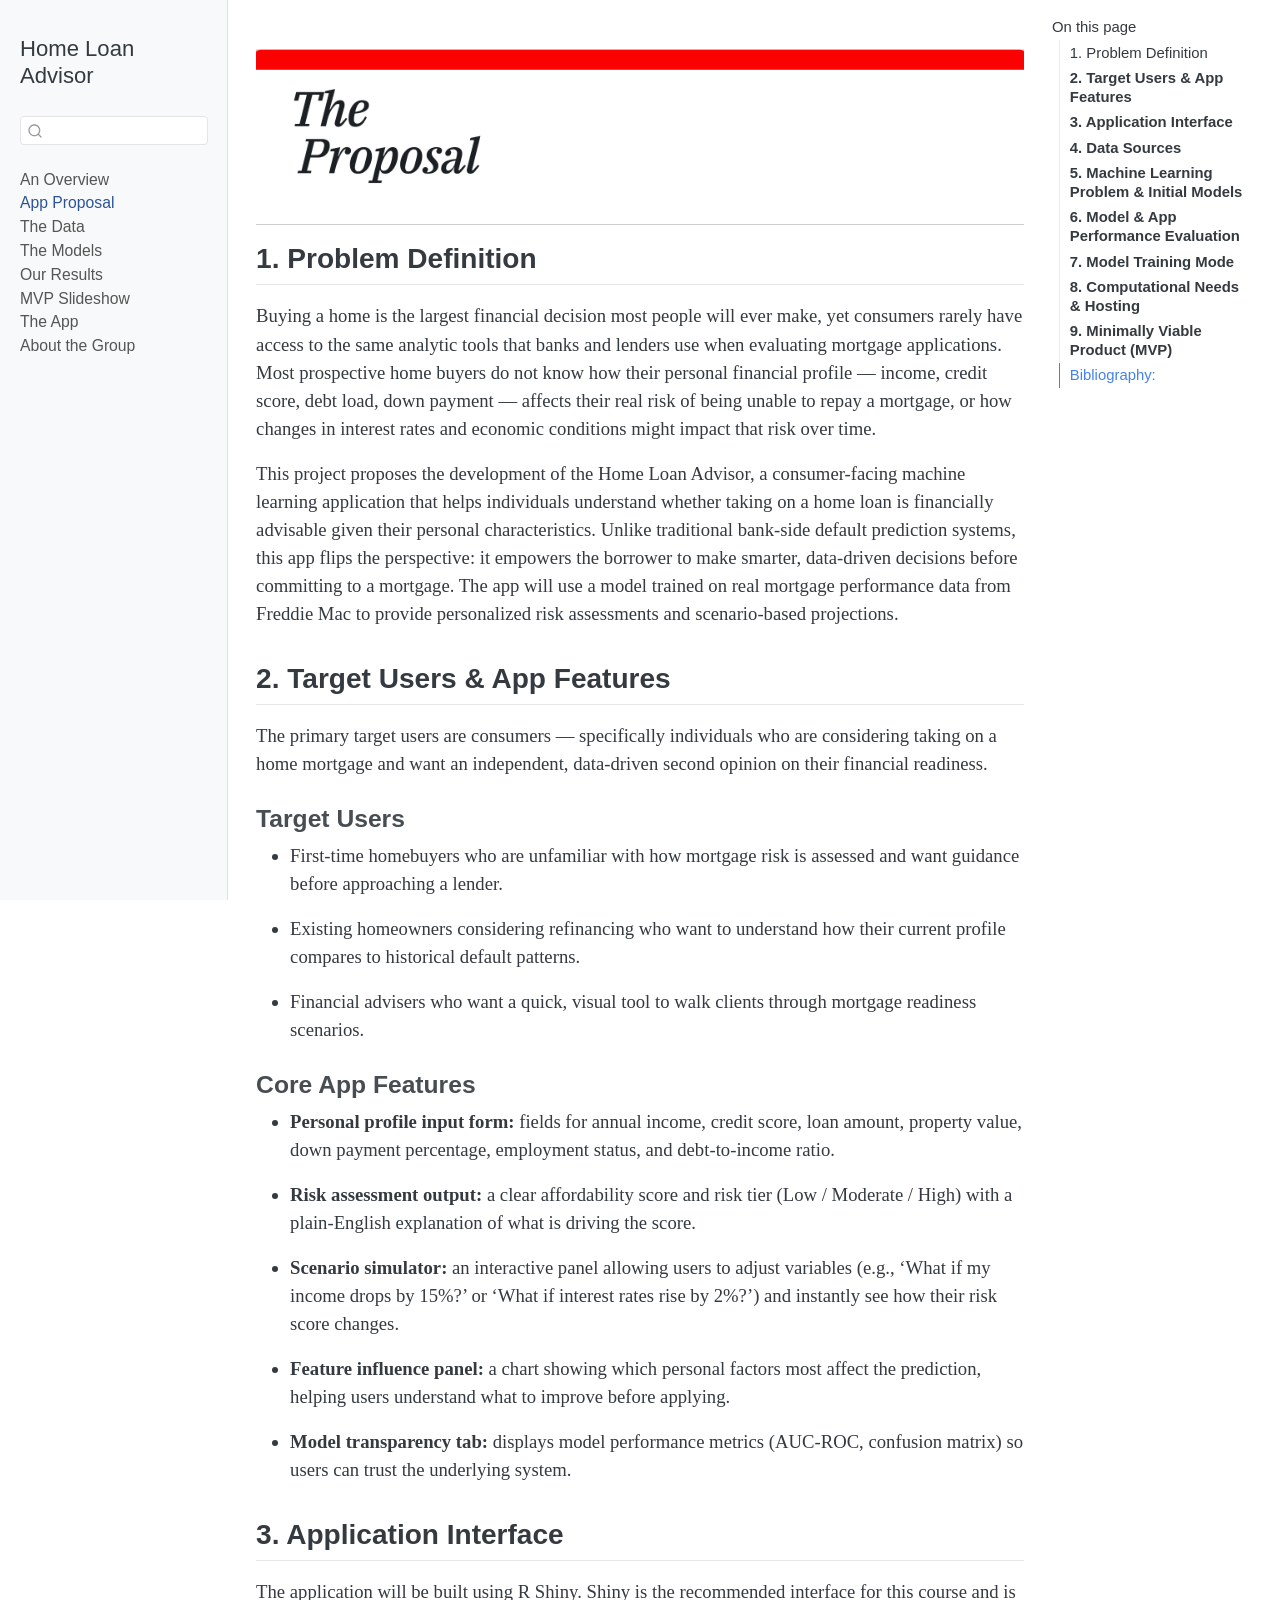
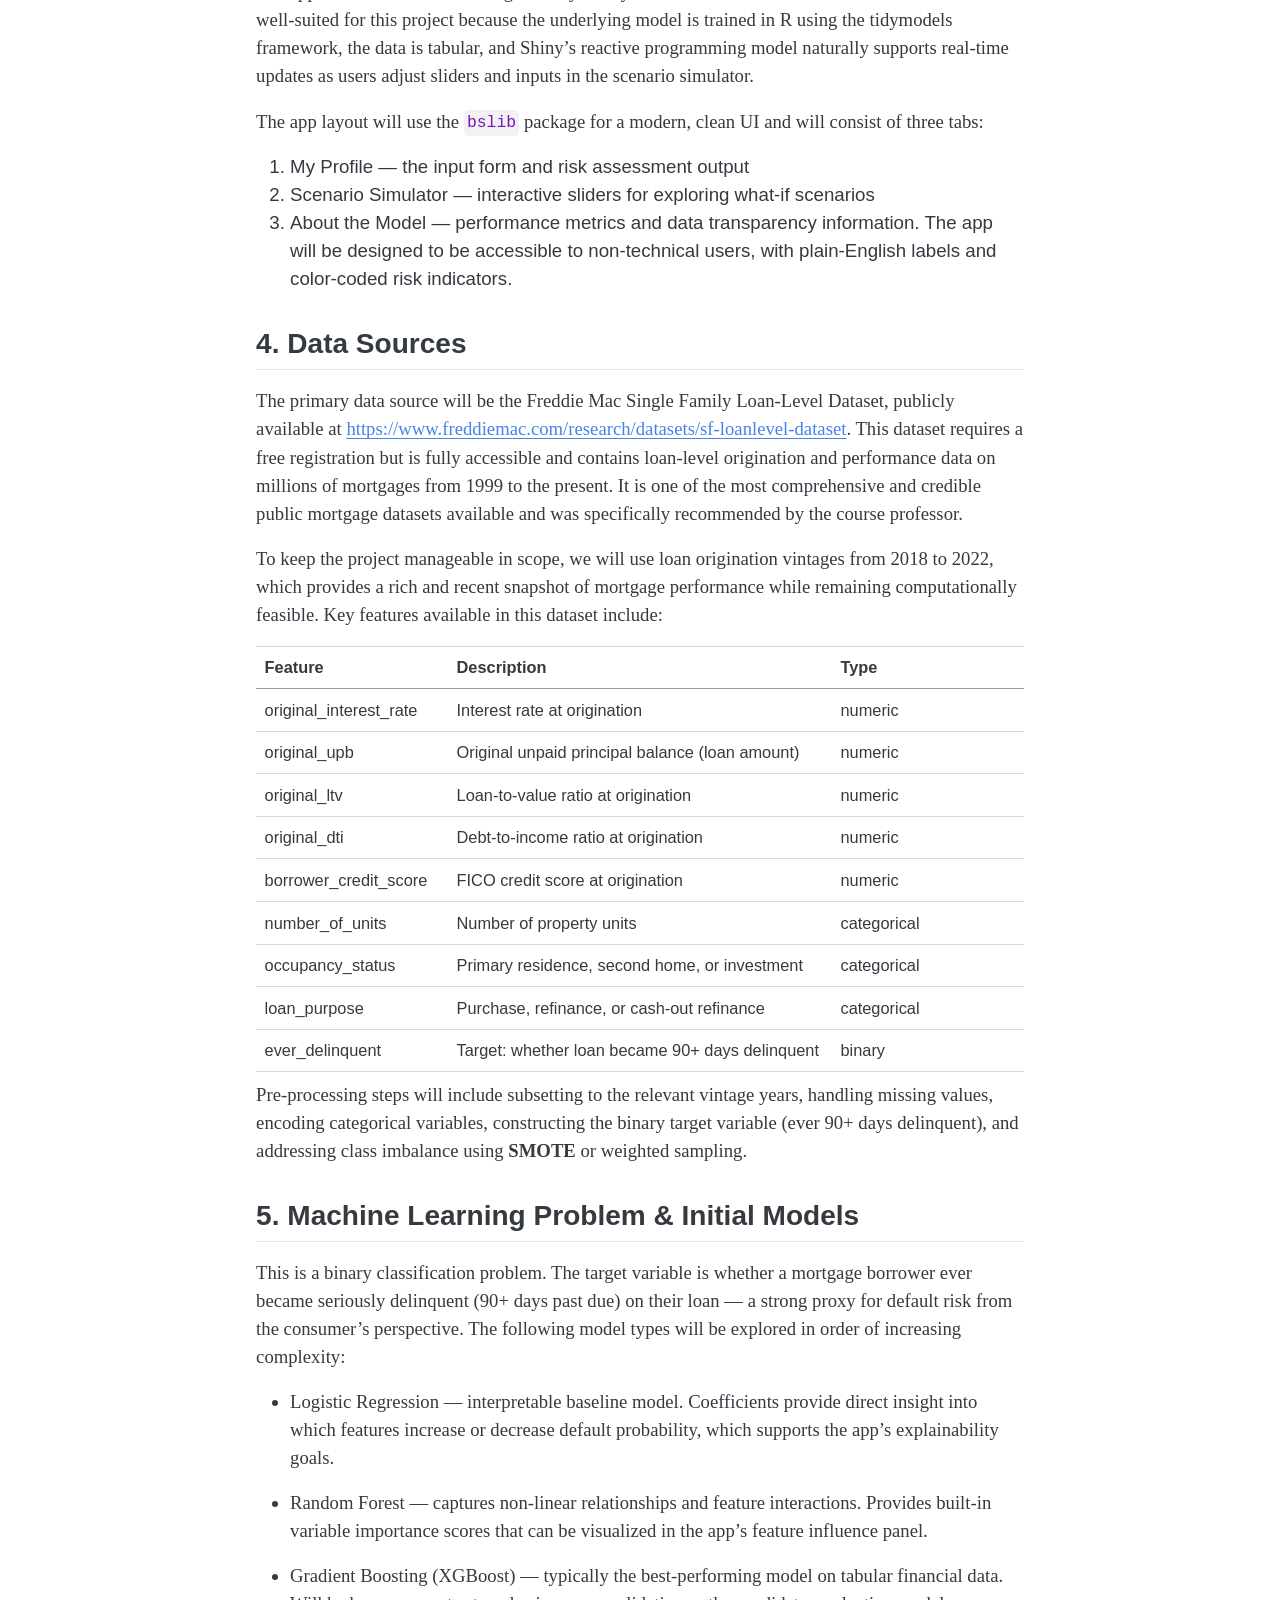
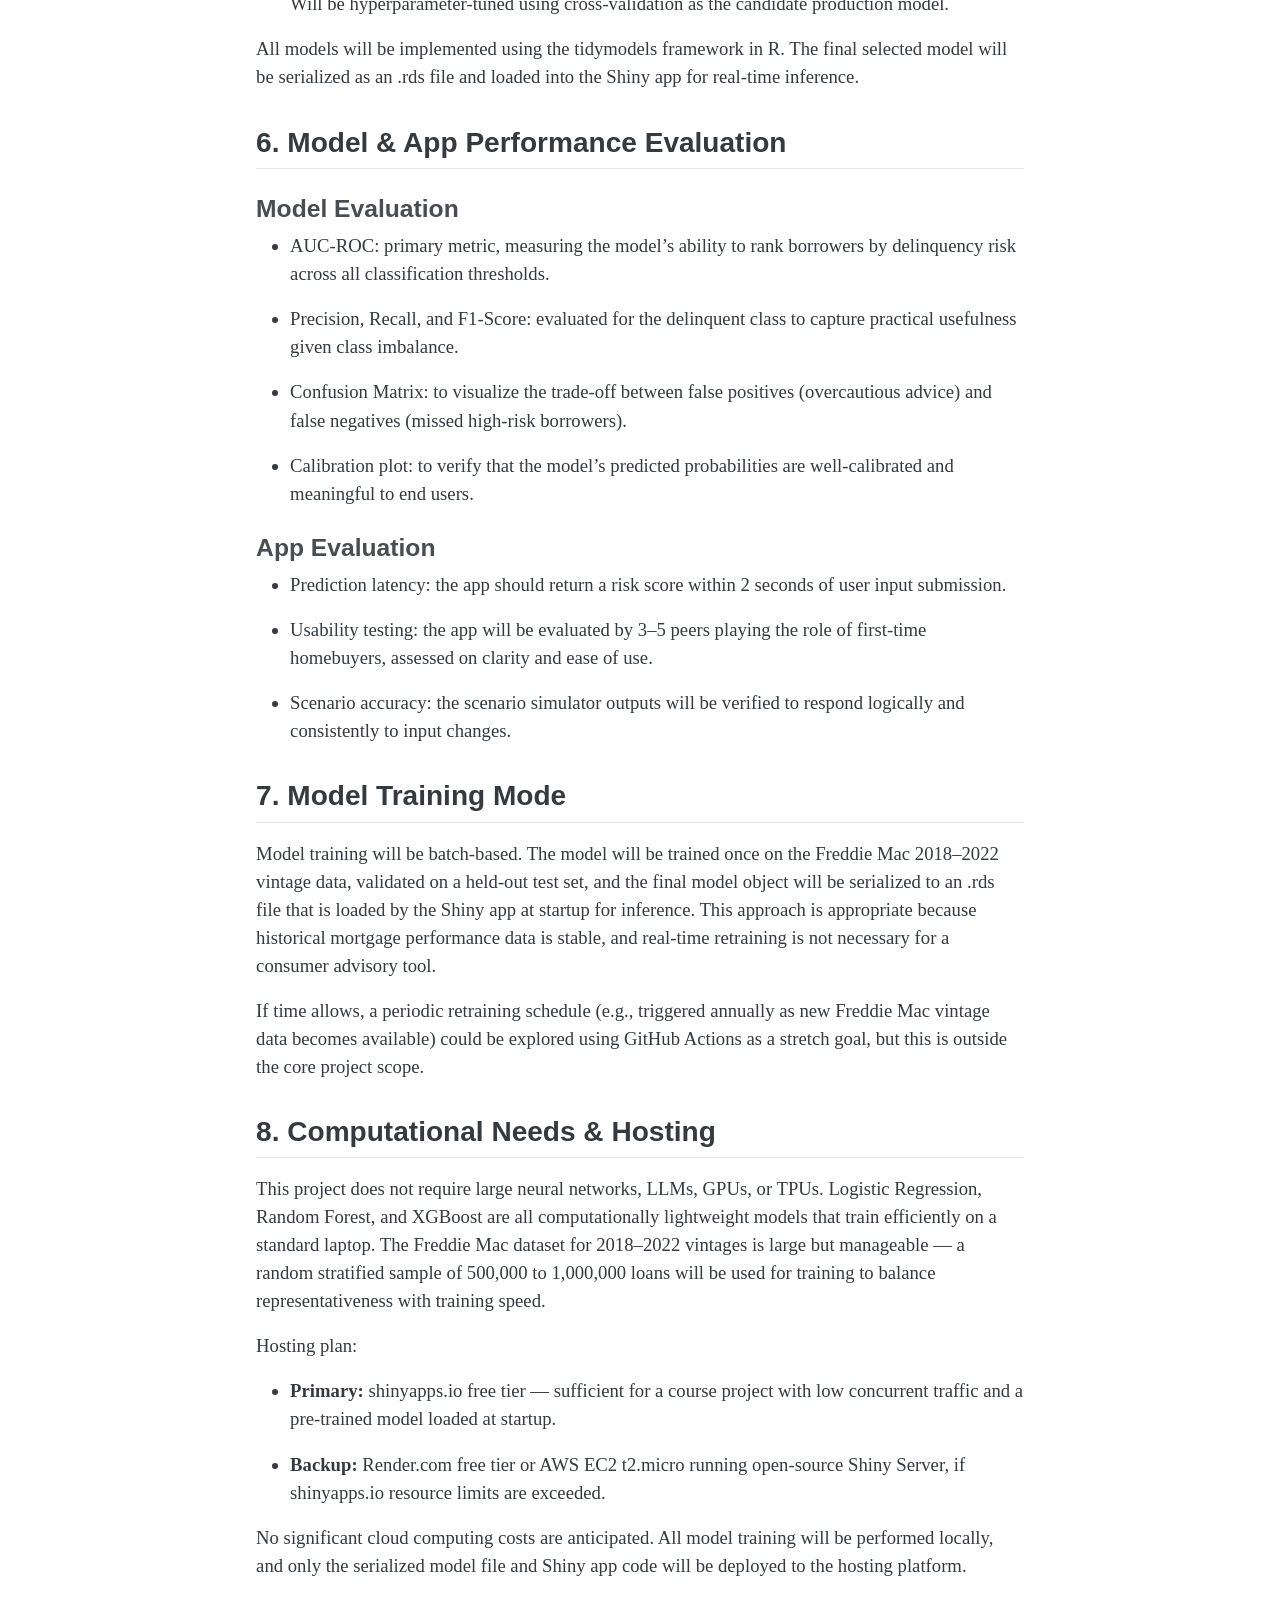
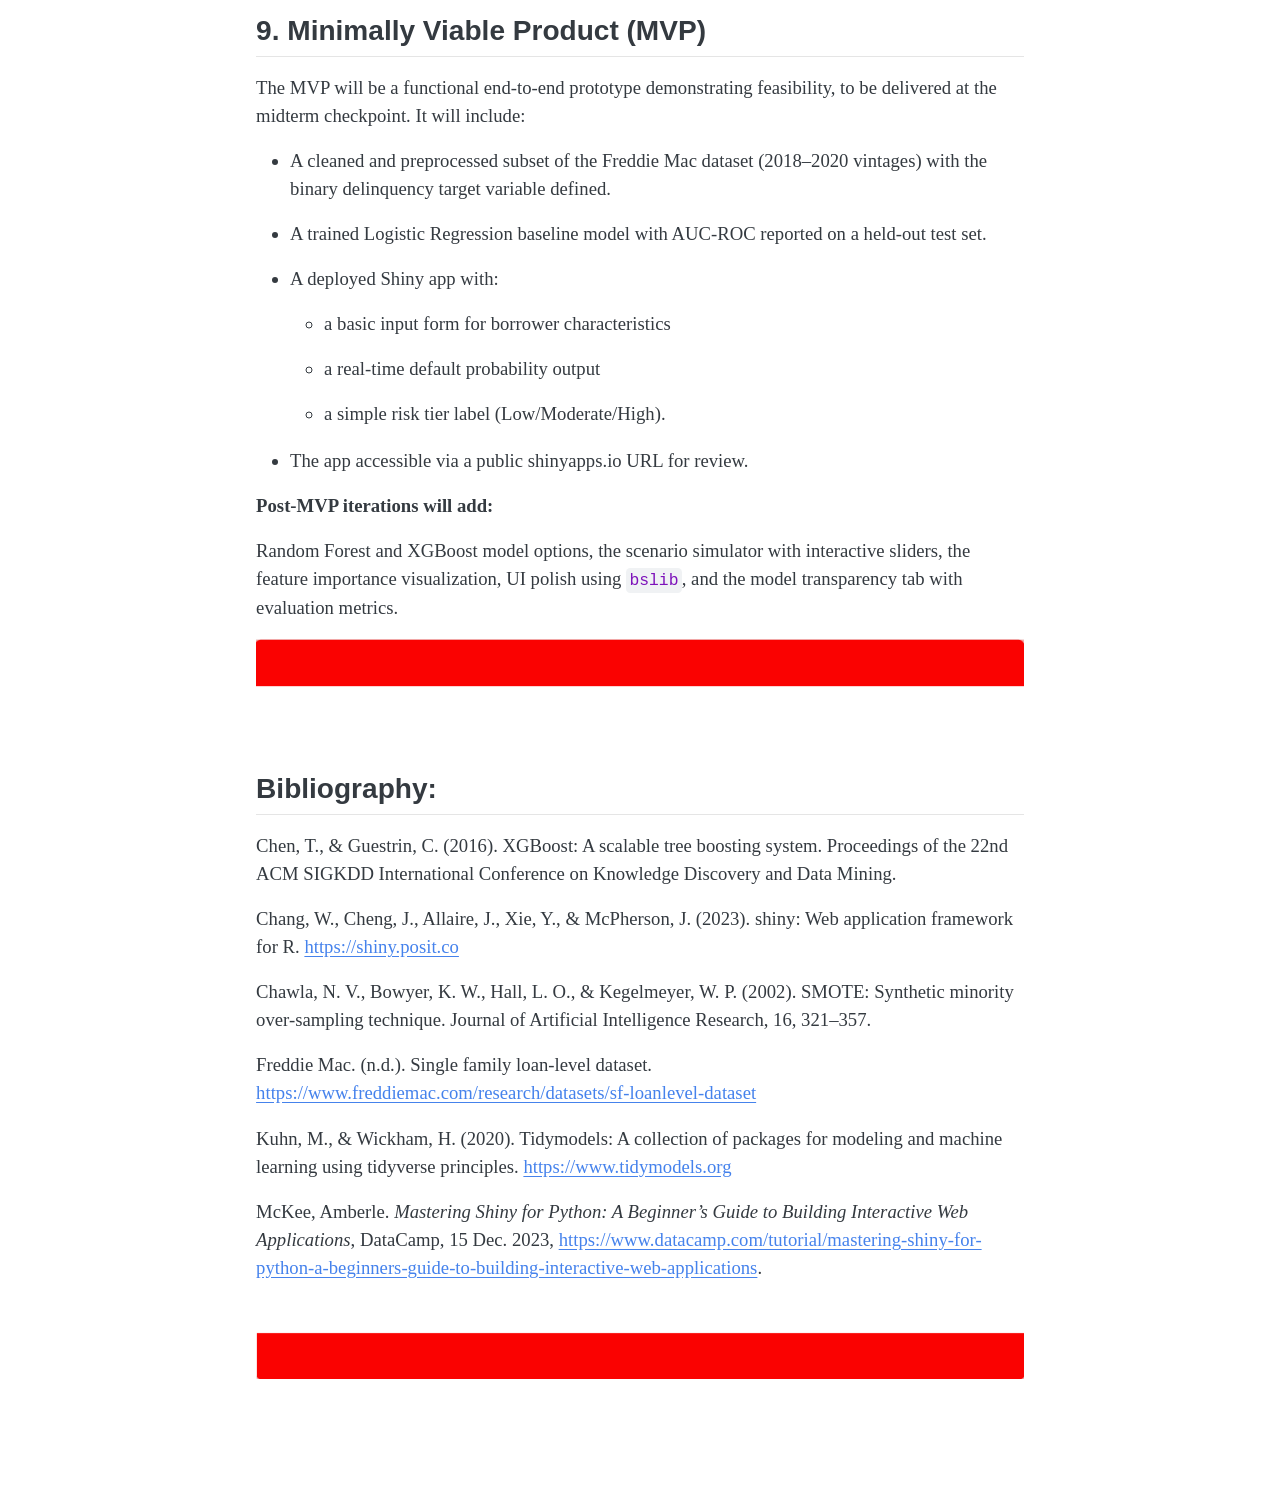
<file: docs/proposal.html>
<!DOCTYPE html>
<html xmlns="http://www.w3.org/1999/xhtml" lang="en" xml:lang="en"><head>

<meta charset="utf-8">
<meta name="generator" content="quarto-1.9.36">

<meta name="viewport" content="width=device-width, initial-scale=1.0, user-scalable=yes">


<title>proposal – Home Loan Advisor</title>
<style>
/* Default styles provided by pandoc.
** See https://pandoc.org/MANUAL.html#variables-for-html for config info.
*/
code{white-space: pre-wrap;}
span.smallcaps{font-variant: small-caps;}
div.columns{display: flex; gap: min(4vw, 1.5em);}
div.column{flex: auto; overflow-x: auto;}
div.hanging-indent{margin-left: 1.5em; text-indent: -1.5em;}
ul.task-list{list-style: none;}
ul.task-list li input[type="checkbox"] {
  width: 0.8em;
  margin: 0 0.8em 0.2em -1em; /* quarto-specific, see https://github.com/quarto-dev/quarto-cli/issues/4556 */ 
  vertical-align: middle;
}
</style>


<script src="site_libs/quarto-nav/quarto-nav.js"></script>
<script src="site_libs/quarto-nav/headroom.min.js"></script>
<script src="site_libs/clipboard/clipboard.min.js"></script>
<script src="site_libs/quarto-search/autocomplete.umd.js"></script>
<script src="site_libs/quarto-search/fuse.min.js"></script>
<script src="site_libs/quarto-search/quarto-search.js"></script>
<meta name="quarto:offset" content="./">
<script src="site_libs/quarto-html/quarto.js" type="module"></script>
<script src="site_libs/quarto-html/tabsets/tabsets.js" type="module"></script>
<script src="site_libs/quarto-html/popper.min.js"></script>
<script src="site_libs/quarto-html/tippy.umd.min.js"></script>
<script src="site_libs/quarto-html/anchor.min.js"></script>
<link href="site_libs/quarto-html/tippy.css" rel="stylesheet">
<link href="site_libs/quarto-html/quarto-syntax-highlighting-845c23b38eaddc0f92fda52bfe77a8c8.css" rel="stylesheet" id="quarto-text-highlighting-styles">
<script src="site_libs/bootstrap/bootstrap.min.js"></script>
<link href="site_libs/bootstrap/bootstrap-icons.css" rel="stylesheet">
<link href="site_libs/bootstrap/bootstrap-d351e7eb4661364988387812d0f9c423.min.css" rel="stylesheet" append-hash="true" id="quarto-bootstrap" data-mode="light">
<script id="quarto-search-options" type="application/json">{
  "location": "sidebar",
  "copy-button": false,
  "collapse-after": 3,
  "panel-placement": "start",
  "type": "textbox",
  "limit": 50,
  "keyboard-shortcut": [
    "f",
    "/",
    "s"
  ],
  "show-item-context": false,
  "language": {
    "search-no-results-text": "No results",
    "search-matching-documents-text": "matching documents",
    "search-copy-link-title": "Copy link to search",
    "search-hide-matches-text": "Hide additional matches",
    "search-more-match-text": "more match in this document",
    "search-more-matches-text": "more matches in this document",
    "search-clear-button-title": "Clear",
    "search-text-placeholder": "",
    "search-detached-cancel-button-title": "Cancel",
    "search-submit-button-title": "Submit",
    "search-label": "Search"
  }
}</script>


</head>

<body class="nav-sidebar docked quarto-light">

<div id="quarto-search-results"></div>
  <header id="quarto-header" class="headroom fixed-top">
  <nav class="quarto-secondary-nav">
    <div class="container-fluid d-flex">
      <button type="button" class="quarto-btn-toggle btn" data-bs-toggle="collapse" role="button" data-bs-target=".quarto-sidebar-collapse-item" aria-controls="quarto-sidebar" aria-expanded="false" aria-label="Toggle sidebar navigation" onclick="if (window.quartoToggleHeadroom) { window.quartoToggleHeadroom(); }">
        <i class="bi bi-layout-text-sidebar-reverse"></i>
      </button>
        <nav class="quarto-page-breadcrumbs" aria-label="breadcrumb"><ol class="breadcrumb"><li class="breadcrumb-item"><a href="./proposal.html">App Proposal</a></li></ol></nav>
        <a class="flex-grow-1" role="navigation" data-bs-toggle="collapse" data-bs-target=".quarto-sidebar-collapse-item" aria-controls="quarto-sidebar" aria-expanded="false" aria-label="Toggle sidebar navigation" onclick="if (window.quartoToggleHeadroom) { window.quartoToggleHeadroom(); }">      
        </a>
      <button type="button" class="btn quarto-search-button" aria-label="Search" onclick="window.quartoOpenSearch();">
        <i class="bi bi-search"></i>
      </button>
    </div>
  </nav>
</header>
<!-- content -->
<div id="quarto-content" class="quarto-container page-columns page-rows-contents page-layout-article">
<!-- sidebar -->
  <nav id="quarto-sidebar" class="sidebar collapse collapse-horizontal quarto-sidebar-collapse-item sidebar-navigation docked overflow-auto">
    <div class="pt-lg-2 mt-2 text-left sidebar-header">
    <div class="sidebar-title mb-0 py-0">
      <a href="./">Home Loan Advisor</a> 
    </div>
      </div>
        <div class="mt-2 flex-shrink-0 align-items-center">
        <div class="sidebar-search">
        <div id="quarto-search" class="" title="Search"></div>
        </div>
        </div>
    <div class="sidebar-menu-container"> 
    <ul class="list-unstyled mt-1">
        <li class="sidebar-item">
  <div class="sidebar-item-container"> 
  <a href="./index.html" class="sidebar-item-text sidebar-link">
 <span class="menu-text">An Overview</span></a>
  </div>
</li>
        <li class="sidebar-item">
  <div class="sidebar-item-container"> 
  <a href="./proposal.html" class="sidebar-item-text sidebar-link active">
 <span class="menu-text">App Proposal</span></a>
  </div>
</li>
        <li class="sidebar-item">
  <div class="sidebar-item-container"> 
  <a href="./data.html" class="sidebar-item-text sidebar-link">
 <span class="menu-text">The Data</span></a>
  </div>
</li>
        <li class="sidebar-item">
  <div class="sidebar-item-container"> 
  <a href="./models.html" class="sidebar-item-text sidebar-link">
 <span class="menu-text">The Models</span></a>
  </div>
</li>
        <li class="sidebar-item">
  <div class="sidebar-item-container"> 
  <a href="./results.html" class="sidebar-item-text sidebar-link">
 <span class="menu-text">Our Results</span></a>
  </div>
</li>
        <li class="sidebar-item">
  <div class="sidebar-item-container"> 
  <a href="./mvp-presentation.html" class="sidebar-item-text sidebar-link">
 <span class="menu-text">MVP Slideshow</span></a>
  </div>
</li>
        <li class="sidebar-item">
  <div class="sidebar-item-container"> 
  <a href="./app.html" class="sidebar-item-text sidebar-link">
 <span class="menu-text">The App</span></a>
  </div>
</li>
        <li class="sidebar-item">
  <div class="sidebar-item-container"> 
  <a href="./about.html" class="sidebar-item-text sidebar-link">
 <span class="menu-text">About the Group</span></a>
  </div>
</li>
    </ul>
    </div>
</nav>
<div id="quarto-sidebar-glass" class="quarto-sidebar-collapse-item" data-bs-toggle="collapse" data-bs-target=".quarto-sidebar-collapse-item"></div>
<!-- margin-sidebar -->
    <div id="quarto-margin-sidebar" class="sidebar margin-sidebar">
        <nav id="TOC" role="doc-toc" class="toc-active">
    <h2 id="toc-title">On this page</h2>
   
  <ul>
  <li><a href="#problem-definition" id="toc-problem-definition" class="nav-link active" data-scroll-target="#problem-definition">1. Problem Definition</a></li>
  <li><a href="#target-users-app-features" id="toc-target-users-app-features" class="nav-link" data-scroll-target="#target-users-app-features"><strong>2. Target Users &amp; App Features</strong></a>
  <ul>
  <li><a href="#target-users" id="toc-target-users" class="nav-link" data-scroll-target="#target-users"><strong>Target Users</strong></a></li>
  <li><a href="#core-app-features" id="toc-core-app-features" class="nav-link" data-scroll-target="#core-app-features"><strong>Core App Features</strong></a></li>
  </ul></li>
  <li><a href="#application-interface" id="toc-application-interface" class="nav-link" data-scroll-target="#application-interface"><strong>3. Application Interface</strong></a></li>
  <li><a href="#data-sources" id="toc-data-sources" class="nav-link" data-scroll-target="#data-sources"><strong>4. Data Sources</strong></a></li>
  <li><a href="#machine-learning-problem-initial-models" id="toc-machine-learning-problem-initial-models" class="nav-link" data-scroll-target="#machine-learning-problem-initial-models"><strong>5. Machine Learning Problem &amp; Initial Models</strong></a></li>
  <li><a href="#model-app-performance-evaluation" id="toc-model-app-performance-evaluation" class="nav-link" data-scroll-target="#model-app-performance-evaluation"><strong>6. Model &amp; App Performance Evaluation</strong></a>
  <ul>
  <li><a href="#model-evaluation" id="toc-model-evaluation" class="nav-link" data-scroll-target="#model-evaluation"><strong>Model Evaluation</strong></a></li>
  <li><a href="#app-evaluation" id="toc-app-evaluation" class="nav-link" data-scroll-target="#app-evaluation"><strong>App Evaluation</strong></a></li>
  </ul></li>
  <li><a href="#model-training-mode" id="toc-model-training-mode" class="nav-link" data-scroll-target="#model-training-mode"><strong>7. Model Training Mode</strong></a></li>
  <li><a href="#computational-needs-hosting" id="toc-computational-needs-hosting" class="nav-link" data-scroll-target="#computational-needs-hosting"><strong>8. Computational Needs &amp; Hosting</strong></a></li>
  <li><a href="#minimally-viable-product-mvp" id="toc-minimally-viable-product-mvp" class="nav-link" data-scroll-target="#minimally-viable-product-mvp"><strong>9. Minimally Viable Product (MVP)</strong></a></li>
  <li><a href="#bibliography" id="toc-bibliography" class="nav-link" data-scroll-target="#bibliography">Bibliography:</a></li>
  </ul>
</nav>
    </div>
<!-- main -->
<main class="content" id="quarto-document-content"><header id="title-block-header" class="quarto-title-block"></header>




<div class="quarto-figure quarto-figure-center">
<figure class="figure">
<p><img src="images/TheProposal-banner.png" class="img-fluid quarto-figure quarto-figure-center figure-img"></p>
</figure>
</div>
<hr>
<section id="problem-definition" class="level2">
<h2 class="anchored" data-anchor-id="problem-definition">1. Problem Definition</h2>
<p>Buying a home is the largest financial decision most people will ever make, yet consumers rarely have access to the same analytic tools that banks and lenders use when evaluating mortgage applications. Most prospective home buyers do not know how their personal financial profile — income, credit score, debt load, down payment — affects their real risk of being unable to repay a mortgage, or how changes in interest rates and economic conditions might impact that risk over time.</p>
<p>This project proposes the development of the Home Loan Advisor, a consumer-facing machine learning application that helps individuals understand whether taking on a home loan is financially advisable given their personal characteristics. Unlike traditional bank-side default prediction systems, this app flips the perspective: it empowers the borrower to make smarter, data-driven decisions before committing to a mortgage. The app will use a model trained on real mortgage performance data from Freddie Mac to provide personalized risk assessments and scenario-based projections.</p>
</section>
<section id="target-users-app-features" class="level2">
<h2 class="anchored" data-anchor-id="target-users-app-features"><strong>2. Target Users &amp; App Features</strong></h2>
<p>The primary target users are consumers — specifically individuals who are considering taking on a home mortgage and want an independent, data-driven second opinion on their financial readiness.</p>
<section id="target-users" class="level3">
<h3 class="anchored" data-anchor-id="target-users"><strong>Target Users</strong></h3>
<ul>
<li><p>First-time homebuyers who are unfamiliar with how mortgage risk is assessed and want guidance before approaching a lender.</p></li>
<li><p>Existing homeowners considering refinancing who want to understand how their current profile compares to historical default patterns.</p></li>
<li><p>Financial advisers who want a quick, visual tool to walk clients through mortgage readiness scenarios.</p></li>
</ul>
</section>
<section id="core-app-features" class="level3">
<h3 class="anchored" data-anchor-id="core-app-features"><strong>Core App Features</strong></h3>
<ul>
<li><p><strong>Personal profile input form:</strong> fields for annual income, credit score, loan amount, property value, down payment percentage, employment status, and debt-to-income ratio.</p></li>
<li><p><strong>Risk assessment output:</strong> a clear affordability score and risk tier (Low / Moderate / High) with a plain-English explanation of what is driving the score.</p></li>
<li><p><strong>Scenario simulator:</strong> an interactive panel allowing users to adjust variables (e.g., ‘What if my income drops by 15%?’ or ‘What if interest rates rise by 2%?’) and instantly see how their risk score changes.</p></li>
<li><p><strong>Feature influence panel:</strong> a chart showing which personal factors most affect the prediction, helping users understand what to improve before applying.</p></li>
<li><p><strong>Model transparency tab:</strong> displays model performance metrics (AUC-ROC, confusion matrix) so users can trust the underlying system.</p></li>
</ul>
</section>
</section>
<section id="application-interface" class="level2">
<h2 class="anchored" data-anchor-id="application-interface"><strong>3. Application Interface</strong></h2>
<p>The application will be built using R Shiny. Shiny is the recommended interface for this course and is well-suited for this project because the underlying model is trained in R using the tidymodels framework, the data is tabular, and Shiny’s reactive programming model naturally supports real-time updates as users adjust sliders and inputs in the scenario simulator.</p>
<p>The app layout will use the <code>bslib</code> package for a modern, clean UI and will consist of three tabs:</p>
<ol type="1">
<li>My Profile — the input form and risk assessment output</li>
<li>Scenario Simulator — interactive sliders for exploring what-if scenarios</li>
<li>About the Model — performance metrics and data transparency information. The app will be designed to be accessible to non-technical users, with plain-English labels and color-coded risk indicators.</li>
</ol>
</section>
<section id="data-sources" class="level2">
<h2 class="anchored" data-anchor-id="data-sources"><strong>4. Data Sources</strong></h2>
<p>The primary data source will be the Freddie Mac Single Family Loan-Level Dataset, publicly available at <a href="https://www.freddiemac.com/research/datasets/sf-loanlevel-dataset" class="uri">https://www.freddiemac.com/research/datasets/sf-loanlevel-dataset</a>. This dataset requires a free registration but is fully accessible and contains loan-level origination and performance data on millions of mortgages from 1999 to the present. It is one of the most comprehensive and credible public mortgage datasets available and was specifically recommended by the course professor.</p>
<p>To keep the project manageable in scope, we will use loan origination vintages from 2018 to 2022, which provides a rich and recent snapshot of mortgage performance while remaining computationally feasible. Key features available in this dataset include:</p>
<table class="caption-top table">
<colgroup>
<col style="width: 25%">
<col style="width: 50%">
<col style="width: 25%">
</colgroup>
<thead>
<tr class="header">
<th>Feature</th>
<th>Description</th>
<th>Type</th>
</tr>
</thead>
<tbody>
<tr class="odd">
<td>original_interest_rate</td>
<td>Interest rate at origination</td>
<td>numeric</td>
</tr>
<tr class="even">
<td>original_upb</td>
<td>Original unpaid principal balance (loan amount)</td>
<td>numeric</td>
</tr>
<tr class="odd">
<td>original_ltv</td>
<td>Loan-to-value ratio at origination</td>
<td>numeric</td>
</tr>
<tr class="even">
<td>original_dti</td>
<td>Debt-to-income ratio at origination</td>
<td>numeric</td>
</tr>
<tr class="odd">
<td>borrower_credit_score</td>
<td>FICO credit score at origination</td>
<td>numeric</td>
</tr>
<tr class="even">
<td>number_of_units</td>
<td>Number of property units</td>
<td>categorical</td>
</tr>
<tr class="odd">
<td>occupancy_status</td>
<td>Primary residence, second home, or investment</td>
<td>categorical</td>
</tr>
<tr class="even">
<td>loan_purpose</td>
<td>Purchase, refinance, or cash-out refinance</td>
<td>categorical</td>
</tr>
<tr class="odd">
<td>ever_delinquent</td>
<td>Target: whether loan became 90+ days delinquent</td>
<td>binary</td>
</tr>
</tbody>
</table>
<p>Pre-processing steps will include subsetting to the relevant vintage years, handling missing values, encoding categorical variables, constructing the binary target variable (ever 90+ days delinquent), and addressing class imbalance using <strong>SMOTE</strong> or weighted sampling.</p>
</section>
<section id="machine-learning-problem-initial-models" class="level2">
<h2 class="anchored" data-anchor-id="machine-learning-problem-initial-models"><strong>5. Machine Learning Problem &amp; Initial Models</strong></h2>
<p>This is a binary classification problem. The target variable is whether a mortgage borrower ever became seriously delinquent (90+ days past due) on their loan — a strong proxy for default risk from the consumer’s perspective. The following model types will be explored in order of increasing complexity:</p>
<ul>
<li><p>Logistic Regression — interpretable baseline model. Coefficients provide direct insight into which features increase or decrease default probability, which supports the app’s explainability goals.</p></li>
<li><p>Random Forest — captures non-linear relationships and feature interactions. Provides built-in variable importance scores that can be visualized in the app’s feature influence panel.</p></li>
<li><p>Gradient Boosting (XGBoost) — typically the best-performing model on tabular financial data. Will be hyperparameter-tuned using cross-validation as the candidate production model.</p></li>
</ul>
<p>All models will be implemented using the tidymodels framework in R. The final selected model will be serialized as an .rds file and loaded into the Shiny app for real-time inference.</p>
</section>
<section id="model-app-performance-evaluation" class="level2">
<h2 class="anchored" data-anchor-id="model-app-performance-evaluation"><strong>6. Model &amp; App Performance Evaluation</strong></h2>
<section id="model-evaluation" class="level3">
<h3 class="anchored" data-anchor-id="model-evaluation"><strong>Model Evaluation</strong></h3>
<ul>
<li><p>AUC-ROC: primary metric, measuring the model’s ability to rank borrowers by delinquency risk across all classification thresholds.</p></li>
<li><p>Precision, Recall, and F1-Score: evaluated for the delinquent class to capture practical usefulness given class imbalance.</p></li>
<li><p>Confusion Matrix: to visualize the trade-off between false positives (overcautious advice) and false negatives (missed high-risk borrowers).</p></li>
<li><p>Calibration plot: to verify that the model’s predicted probabilities are well-calibrated and meaningful to end users.</p></li>
</ul>
</section>
<section id="app-evaluation" class="level3">
<h3 class="anchored" data-anchor-id="app-evaluation"><strong>App Evaluation</strong></h3>
<ul>
<li><p>Prediction latency: the app should return a risk score within 2 seconds of user input submission.</p></li>
<li><p>Usability testing: the app will be evaluated by 3–5 peers playing the role of first-time homebuyers, assessed on clarity and ease of use.</p></li>
<li><p>Scenario accuracy: the scenario simulator outputs will be verified to respond logically and consistently to input changes.</p></li>
</ul>
</section>
</section>
<section id="model-training-mode" class="level2">
<h2 class="anchored" data-anchor-id="model-training-mode"><strong>7. Model Training Mode</strong></h2>
<p>Model training will be batch-based. The model will be trained once on the Freddie Mac 2018–2022 vintage data, validated on a held-out test set, and the final model object will be serialized to an .rds file that is loaded by the Shiny app at startup for inference. This approach is appropriate because historical mortgage performance data is stable, and real-time retraining is not necessary for a consumer advisory tool.</p>
<p>If time allows, a periodic retraining schedule (e.g., triggered annually as new Freddie Mac vintage data becomes available) could be explored using GitHub Actions as a stretch goal, but this is outside the core project scope.</p>
</section>
<section id="computational-needs-hosting" class="level2">
<h2 class="anchored" data-anchor-id="computational-needs-hosting"><strong>8. Computational Needs &amp; Hosting</strong></h2>
<p>This project does not require large neural networks, LLMs, GPUs, or TPUs. Logistic Regression, Random Forest, and XGBoost are all computationally lightweight models that train efficiently on a standard laptop. The Freddie Mac dataset for 2018–2022 vintages is large but manageable — a random stratified sample of 500,000 to 1,000,000 loans will be used for training to balance representativeness with training speed.</p>
<p>Hosting plan:</p>
<ul>
<li><p><strong>Primary:</strong> shinyapps.io free tier — sufficient for a course project with low concurrent traffic and a pre-trained model loaded at startup.</p></li>
<li><p><strong>Backup:</strong> Render.com free tier or AWS EC2 t2.micro running open-source Shiny Server, if shinyapps.io resource limits are exceeded.</p></li>
</ul>
<p>No significant cloud computing costs are anticipated. All model training will be performed locally, and only the serialized model file and Shiny app code will be deployed to the hosting platform.</p>
</section>
<section id="minimally-viable-product-mvp" class="level2">
<h2 class="anchored" data-anchor-id="minimally-viable-product-mvp"><strong>9. Minimally Viable Product (MVP)</strong></h2>
<p>The MVP will be a functional end-to-end prototype demonstrating feasibility, to be delivered at the midterm checkpoint. It will include:</p>
<ul>
<li><p>A cleaned and preprocessed subset of the Freddie Mac dataset (2018–2020 vintages) with the binary delinquency target variable defined.</p></li>
<li><p>A trained Logistic Regression baseline model with AUC-ROC reported on a held-out test set.</p></li>
<li><p>A deployed Shiny app with:</p>
<ul>
<li><p>a basic input form for borrower characteristics</p></li>
<li><p>a real-time default probability output</p></li>
<li><p>a simple risk tier label (Low/Moderate/High).</p></li>
</ul></li>
<li><p>The app accessible via a public shinyapps.io URL for review.</p></li>
</ul>
<p><strong>Post-MVP iterations will add:</strong></p>
<p>Random Forest and XGBoost model options, the scenario simulator with interactive sliders, the feature importance visualization, UI polish using <code>bslib</code>, and the model transparency tab with evaluation metrics.</p>
<div class="quarto-figure quarto-figure-center">
<figure class="figure">
<p><img src="images/top-border-01.png" class="img-fluid quarto-figure quarto-figure-center figure-img"></p>
</figure>
</div>
</section>
<section id="bibliography" class="level2">
<h2 class="anchored" data-anchor-id="bibliography">Bibliography:</h2>
<p>Chen, T., &amp; Guestrin, C. (2016). XGBoost: A scalable tree boosting system. Proceedings of the 22nd ACM SIGKDD International Conference on Knowledge Discovery and Data Mining.</p>
<p>Chang, W., Cheng, J., Allaire, J., Xie, Y., &amp; McPherson, J. (2023). shiny: Web application framework for R. <a href="https://shiny.posit.co" class="uri">https://shiny.posit.co</a></p>
<p>Chawla, N. V., Bowyer, K. W., Hall, L. O., &amp; Kegelmeyer, W. P. (2002). SMOTE: Synthetic minority over-sampling technique. Journal of Artificial Intelligence Research, 16, 321–357.</p>
<p>Freddie Mac. (n.d.). Single family loan-level dataset. <a href="https://www.freddiemac.com/research/datasets/sf-loanlevel-dataset" class="uri">https://www.freddiemac.com/research/datasets/sf-loanlevel-dataset</a></p>
<p>Kuhn, M., &amp; Wickham, H. (2020). Tidymodels: A collection of packages for modeling and machine learning using tidyverse principles. <a href="https://www.tidymodels.org" class="uri">https://www.tidymodels.org</a></p>
<p>McKee, Amberle. <em>Mastering Shiny for Python: A Beginner’s Guide to Building Interactive Web Applications</em>, DataCamp, 15 Dec.&nbsp;2023, <a href="https://www.datacamp.com/tutorial/mastering-shiny-for-python-a-beginners-guide-to-building-interactive-web-applications" class="uri">https://www.datacamp.com/tutorial/mastering-shiny-for-python-a-beginners-guide-to-building-interactive-web-applications</a>.</p>
<div class="quarto-figure quarto-figure-center">
<figure class="figure">
<p><img src="images/bottom-border-01.png" class="img-fluid quarto-figure quarto-figure-center figure-img"></p>
</figure>
</div>


</section>

</main> <!-- /main -->
<script id="quarto-html-after-body" type="application/javascript">
  window.document.addEventListener("DOMContentLoaded", function (event) {
    const icon = "";
    const anchorJS = new window.AnchorJS();
    anchorJS.options = {
      placement: 'right',
      icon: icon
    };
    anchorJS.add('.anchored');
    const isCodeAnnotation = (el) => {
      for (const clz of el.classList) {
        if (clz.startsWith('code-annotation-')) {                     
          return true;
        }
      }
      return false;
    }
    const onCopySuccess = function(e) {
      // button target
      const button = e.trigger;
      // don't keep focus
      button.blur();
      // flash "checked"
      button.classList.add('code-copy-button-checked');
      var currentTitle = button.getAttribute("title");
      button.setAttribute("title", "Copied!");
      let tooltip;
      if (window.bootstrap) {
        button.setAttribute("data-bs-toggle", "tooltip");
        button.setAttribute("data-bs-placement", "left");
        button.setAttribute("data-bs-title", "Copied!");
        tooltip = new bootstrap.Tooltip(button, 
          { trigger: "manual", 
            customClass: "code-copy-button-tooltip",
            offset: [0, -8]});
        tooltip.show();    
      }
      setTimeout(function() {
        if (tooltip) {
          tooltip.hide();
          button.removeAttribute("data-bs-title");
          button.removeAttribute("data-bs-toggle");
          button.removeAttribute("data-bs-placement");
        }
        button.setAttribute("title", currentTitle);
        button.classList.remove('code-copy-button-checked');
      }, 1000);
      // clear code selection
      e.clearSelection();
    }
    const getTextToCopy = function(trigger) {
      const outerScaffold = trigger.parentElement.cloneNode(true);
      const codeEl = outerScaffold.querySelector('code');
      for (const childEl of codeEl.children) {
        if (isCodeAnnotation(childEl)) {
          childEl.remove();
        }
      }
      return codeEl.innerText;
    }
    const clipboard = new window.ClipboardJS('.code-copy-button:not([data-in-quarto-modal])', {
      text: getTextToCopy
    });
    clipboard.on('success', onCopySuccess);
    if (window.document.getElementById('quarto-embedded-source-code-modal')) {
      const clipboardModal = new window.ClipboardJS('.code-copy-button[data-in-quarto-modal]', {
        text: getTextToCopy,
        container: window.document.getElementById('quarto-embedded-source-code-modal')
      });
      clipboardModal.on('success', onCopySuccess);
    }
      var localhostRegex = new RegExp(/^(?:http|https):\/\/localhost\:?[0-9]*\//);
      var mailtoRegex = new RegExp(/^mailto:/);
        var filterRegex = new RegExp('/' + window.location.host + '/');
      var isInternal = (href) => {
          return filterRegex.test(href) || localhostRegex.test(href) || mailtoRegex.test(href);
      }
      // Inspect non-navigation links and adorn them if external
     var links = window.document.querySelectorAll('a[href]:not(.nav-link):not(.navbar-brand):not(.toc-action):not(.sidebar-link):not(.sidebar-item-toggle):not(.pagination-link):not(.no-external):not([aria-hidden]):not(.dropdown-item):not(.quarto-navigation-tool):not(.about-link)');
      for (var i=0; i<links.length; i++) {
        const link = links[i];
        if (!isInternal(link.href)) {
          // undo the damage that might have been done by quarto-nav.js in the case of
          // links that we want to consider external
          if (link.dataset.originalHref !== undefined) {
            link.href = link.dataset.originalHref;
          }
        }
      }
    function tippyHover(el, contentFn, onTriggerFn, onUntriggerFn) {
      const config = {
        allowHTML: true,
        maxWidth: 500,
        delay: 100,
        arrow: false,
        appendTo: function(el) {
            return el.parentElement;
        },
        interactive: true,
        interactiveBorder: 10,
        theme: 'quarto',
        placement: 'bottom-start',
      };
      if (contentFn) {
        config.content = contentFn;
      }
      if (onTriggerFn) {
        config.onTrigger = onTriggerFn;
      }
      if (onUntriggerFn) {
        config.onUntrigger = onUntriggerFn;
      }
      window.tippy(el, config); 
    }
    const noterefs = window.document.querySelectorAll('a[role="doc-noteref"]');
    for (var i=0; i<noterefs.length; i++) {
      const ref = noterefs[i];
      tippyHover(ref, function() {
        // use id or data attribute instead here
        let href = ref.getAttribute('data-footnote-href') || ref.getAttribute('href');
        try { href = new URL(href).hash; } catch {}
        const id = href.replace(/^#\/?/, "");
        const note = window.document.getElementById(id);
        if (note) {
          return note.innerHTML;
        } else {
          return "";
        }
      });
    }
    const xrefs = window.document.querySelectorAll('a.quarto-xref');
    const processXRef = (id, note) => {
      // Strip column container classes
      const stripColumnClz = (el) => {
        el.classList.remove("page-full", "page-columns");
        if (el.children) {
          for (const child of el.children) {
            stripColumnClz(child);
          }
        }
      }
      stripColumnClz(note)
      if (id === null || id.startsWith('sec-')) {
        // Special case sections, only their first couple elements
        const container = document.createElement("div");
        if (note.children && note.children.length > 2) {
          container.appendChild(note.children[0].cloneNode(true));
          for (let i = 1; i < note.children.length; i++) {
            const child = note.children[i];
            if (child.tagName === "P" && child.innerText === "") {
              continue;
            } else {
              container.appendChild(child.cloneNode(true));
              break;
            }
          }
          if (window.Quarto?.typesetMath) {
            window.Quarto.typesetMath(container);
          }
          return container.innerHTML
        } else {
          if (window.Quarto?.typesetMath) {
            window.Quarto.typesetMath(note);
          }
          return note.innerHTML;
        }
      } else {
        // Remove any anchor links if they are present
        const anchorLink = note.querySelector('a.anchorjs-link');
        if (anchorLink) {
          anchorLink.remove();
        }
        if (window.Quarto?.typesetMath) {
          window.Quarto.typesetMath(note);
        }
        if (note.classList.contains("callout")) {
          return note.outerHTML;
        } else {
          return note.innerHTML;
        }
      }
    }
    for (var i=0; i<xrefs.length; i++) {
      const xref = xrefs[i];
      tippyHover(xref, undefined, function(instance) {
        instance.disable();
        let url = xref.getAttribute('href');
        let hash = undefined; 
        if (url.startsWith('#')) {
          hash = url;
        } else {
          try { hash = new URL(url).hash; } catch {}
        }
        if (hash) {
          const id = hash.replace(/^#\/?/, "");
          const note = window.document.getElementById(id);
          if (note !== null) {
            try {
              const html = processXRef(id, note.cloneNode(true));
              instance.setContent(html);
            } finally {
              instance.enable();
              instance.show();
            }
          } else {
            // See if we can fetch this
            fetch(url.split('#')[0])
            .then(res => res.text())
            .then(html => {
              const parser = new DOMParser();
              const htmlDoc = parser.parseFromString(html, "text/html");
              const note = htmlDoc.getElementById(id);
              if (note !== null) {
                const html = processXRef(id, note);
                instance.setContent(html);
              } 
            }).finally(() => {
              instance.enable();
              instance.show();
            });
          }
        } else {
          // See if we can fetch a full url (with no hash to target)
          // This is a special case and we should probably do some content thinning / targeting
          fetch(url)
          .then(res => res.text())
          .then(html => {
            const parser = new DOMParser();
            const htmlDoc = parser.parseFromString(html, "text/html");
            const note = htmlDoc.querySelector('main.content');
            if (note !== null) {
              // This should only happen for chapter cross references
              // (since there is no id in the URL)
              // remove the first header
              if (note.children.length > 0 && note.children[0].tagName === "HEADER") {
                note.children[0].remove();
              }
              const html = processXRef(null, note);
              instance.setContent(html);
            } 
          }).finally(() => {
            instance.enable();
            instance.show();
          });
        }
      }, function(instance) {
      });
    }
        let selectedAnnoteEl;
        const selectorForAnnotation = ( cell, annotation) => {
          let cellAttr = 'data-code-cell="' + cell + '"';
          let lineAttr = 'data-code-annotation="' +  annotation + '"';
          const selector = 'span[' + cellAttr + '][' + lineAttr + ']';
          return selector;
        }
        const selectCodeLines = (annoteEl) => {
          const doc = window.document;
          const targetCell = annoteEl.getAttribute("data-target-cell");
          const targetAnnotation = annoteEl.getAttribute("data-target-annotation");
          const annoteSpan = window.document.querySelector(selectorForAnnotation(targetCell, targetAnnotation));
          const lines = annoteSpan.getAttribute("data-code-lines").split(",");
          const lineIds = lines.map((line) => {
            return targetCell + "-" + line;
          })
          let top = null;
          let height = null;
          let parent = null;
          if (lineIds.length > 0) {
              //compute the position of the single el (top and bottom and make a div)
              const el = window.document.getElementById(lineIds[0]);
              top = el.offsetTop;
              height = el.offsetHeight;
              parent = el.parentElement.parentElement;
            if (lineIds.length > 1) {
              const lastEl = window.document.getElementById(lineIds[lineIds.length - 1]);
              const bottom = lastEl.offsetTop + lastEl.offsetHeight;
              height = bottom - top;
            }
            if (top !== null && height !== null && parent !== null) {
              // cook up a div (if necessary) and position it 
              let div = window.document.getElementById("code-annotation-line-highlight");
              if (div === null) {
                div = window.document.createElement("div");
                div.setAttribute("id", "code-annotation-line-highlight");
                div.style.position = 'absolute';
                parent.appendChild(div);
              }
              div.style.top = top - 2 + "px";
              div.style.height = height + 4 + "px";
              div.style.left = 0;
              let gutterDiv = window.document.getElementById("code-annotation-line-highlight-gutter");
              if (gutterDiv === null) {
                gutterDiv = window.document.createElement("div");
                gutterDiv.setAttribute("id", "code-annotation-line-highlight-gutter");
                gutterDiv.style.position = 'absolute';
                const codeCell = window.document.getElementById(targetCell);
                const gutter = codeCell.querySelector('.code-annotation-gutter');
                gutter.appendChild(gutterDiv);
              }
              gutterDiv.style.top = top - 2 + "px";
              gutterDiv.style.height = height + 4 + "px";
            }
            selectedAnnoteEl = annoteEl;
          }
        };
        const unselectCodeLines = () => {
          const elementsIds = ["code-annotation-line-highlight", "code-annotation-line-highlight-gutter"];
          elementsIds.forEach((elId) => {
            const div = window.document.getElementById(elId);
            if (div) {
              div.remove();
            }
          });
          selectedAnnoteEl = undefined;
        };
          // Handle positioning of the toggle
      window.addEventListener(
        "resize",
        throttle(() => {
          elRect = undefined;
          if (selectedAnnoteEl) {
            selectCodeLines(selectedAnnoteEl);
          }
        }, 10)
      );
      function throttle(fn, ms) {
      let throttle = false;
      let timer;
        return (...args) => {
          if(!throttle) { // first call gets through
              fn.apply(this, args);
              throttle = true;
          } else { // all the others get throttled
              if(timer) clearTimeout(timer); // cancel #2
              timer = setTimeout(() => {
                fn.apply(this, args);
                timer = throttle = false;
              }, ms);
          }
        };
      }
        // Attach click handler to the DT
        const annoteDls = window.document.querySelectorAll('dt[data-target-cell]');
        for (const annoteDlNode of annoteDls) {
          annoteDlNode.addEventListener('click', (event) => {
            const clickedEl = event.target;
            if (clickedEl !== selectedAnnoteEl) {
              unselectCodeLines();
              const activeEl = window.document.querySelector('dt[data-target-cell].code-annotation-active');
              if (activeEl) {
                activeEl.classList.remove('code-annotation-active');
              }
              selectCodeLines(clickedEl);
              clickedEl.classList.add('code-annotation-active');
            } else {
              // Unselect the line
              unselectCodeLines();
              clickedEl.classList.remove('code-annotation-active');
            }
          });
        }
    const findCites = (el) => {
      const parentEl = el.parentElement;
      if (parentEl) {
        const cites = parentEl.dataset.cites;
        if (cites) {
          return {
            el,
            cites: cites.split(' ')
          };
        } else {
          return findCites(el.parentElement)
        }
      } else {
        return undefined;
      }
    };
    var bibliorefs = window.document.querySelectorAll('a[role="doc-biblioref"]');
    for (var i=0; i<bibliorefs.length; i++) {
      const ref = bibliorefs[i];
      const citeInfo = findCites(ref);
      if (citeInfo) {
        tippyHover(citeInfo.el, function() {
          var popup = window.document.createElement('div');
          citeInfo.cites.forEach(function(cite) {
            var citeDiv = window.document.createElement('div');
            citeDiv.classList.add('hanging-indent');
            citeDiv.classList.add('csl-entry');
            var biblioDiv = window.document.getElementById('ref-' + cite);
            if (biblioDiv) {
              citeDiv.innerHTML = biblioDiv.innerHTML;
            }
            popup.appendChild(citeDiv);
          });
          return popup.innerHTML;
        });
      }
    }
  });
  </script>
</div> <!-- /content -->




</body></html>
</file>
<file: docs/site_libs/quarto-html/tippy.css>
.tippy-box[data-animation=fade][data-state=hidden]{opacity:0}[data-tippy-root]{max-width:calc(100vw - 10px)}.tippy-box{position:relative;background-color:#333;color:#fff;border-radius:4px;font-size:14px;line-height:1.4;white-space:normal;outline:0;transition-property:transform,visibility,opacity}.tippy-box[data-placement^=top]>.tippy-arrow{bottom:0}.tippy-box[data-placement^=top]>.tippy-arrow:before{bottom:-7px;left:0;border-width:8px 8px 0;border-top-color:initial;transform-origin:center top}.tippy-box[data-placement^=bottom]>.tippy-arrow{top:0}.tippy-box[data-placement^=bottom]>.tippy-arrow:before{top:-7px;left:0;border-width:0 8px 8px;border-bottom-color:initial;transform-origin:center bottom}.tippy-box[data-placement^=left]>.tippy-arrow{right:0}.tippy-box[data-placement^=left]>.tippy-arrow:before{border-width:8px 0 8px 8px;border-left-color:initial;right:-7px;transform-origin:center left}.tippy-box[data-placement^=right]>.tippy-arrow{left:0}.tippy-box[data-placement^=right]>.tippy-arrow:before{left:-7px;border-width:8px 8px 8px 0;border-right-color:initial;transform-origin:center right}.tippy-box[data-inertia][data-state=visible]{transition-timing-function:cubic-bezier(.54,1.5,.38,1.11)}.tippy-arrow{width:16px;height:16px;color:#333}.tippy-arrow:before{content:"";position:absolute;border-color:transparent;border-style:solid}.tippy-content{position:relative;padding:5px 9px;z-index:1}
</file>
<file: docs/site_libs/quarto-html/quarto-syntax-highlighting-845c23b38eaddc0f92fda52bfe77a8c8.css>
/* quarto syntax highlight colors */
:root {
  --quarto-hl-ot-color: #003B4F;
  --quarto-hl-at-color: #657422;
  --quarto-hl-ss-color: #20794D;
  --quarto-hl-an-color: #5E5E5E;
  --quarto-hl-fu-color: #4758AB;
  --quarto-hl-st-color: #20794D;
  --quarto-hl-cf-color: #003B4F;
  --quarto-hl-op-color: #5E5E5E;
  --quarto-hl-er-color: #AD0000;
  --quarto-hl-bn-color: #AD0000;
  --quarto-hl-al-color: #AD0000;
  --quarto-hl-va-color: #111111;
  --quarto-hl-bu-color: inherit;
  --quarto-hl-ex-color: inherit;
  --quarto-hl-pp-color: #AD0000;
  --quarto-hl-in-color: #5E5E5E;
  --quarto-hl-vs-color: #20794D;
  --quarto-hl-wa-color: #5E5E5E;
  --quarto-hl-do-color: #5E5E5E;
  --quarto-hl-im-color: #00769E;
  --quarto-hl-ch-color: #20794D;
  --quarto-hl-dt-color: #AD0000;
  --quarto-hl-fl-color: #AD0000;
  --quarto-hl-co-color: #5E5E5E;
  --quarto-hl-cv-color: #5E5E5E;
  --quarto-hl-cn-color: #8f5902;
  --quarto-hl-sc-color: #5E5E5E;
  --quarto-hl-dv-color: #AD0000;
  --quarto-hl-kw-color: #003B4F;
}

/* other quarto variables */
:root {
  --quarto-font-monospace: SFMono-Regular, Menlo, Monaco, Consolas, "Liberation Mono", "Courier New", monospace;
}

/* syntax highlight based on Pandoc's rules */
pre > code.sourceCode > span {
  color: #003B4F;
}

code.sourceCode > span {
  color: #003B4F;
}

div.sourceCode,
div.sourceCode pre.sourceCode {
  color: #003B4F;
}

/* Normal */
code span {
  color: #003B4F;
}

/* Alert */
code span.al {
  color: #AD0000;
  font-style: inherit;
}

/* Annotation */
code span.an {
  color: #5E5E5E;
  font-style: inherit;
}

/* Attribute */
code span.at {
  color: #657422;
  font-style: inherit;
}

/* BaseN */
code span.bn {
  color: #AD0000;
  font-style: inherit;
}

/* BuiltIn */
code span.bu {
  font-style: inherit;
}

/* ControlFlow */
code span.cf {
  color: #003B4F;
  font-weight: bold;
  font-style: inherit;
}

/* Char */
code span.ch {
  color: #20794D;
  font-style: inherit;
}

/* Constant */
code span.cn {
  color: #8f5902;
  font-style: inherit;
}

/* Comment */
code span.co {
  color: #5E5E5E;
  font-style: inherit;
}

/* CommentVar */
code span.cv {
  color: #5E5E5E;
  font-style: italic;
}

/* Documentation */
code span.do {
  color: #5E5E5E;
  font-style: italic;
}

/* DataType */
code span.dt {
  color: #AD0000;
  font-style: inherit;
}

/* DecVal */
code span.dv {
  color: #AD0000;
  font-style: inherit;
}

/* Error */
code span.er {
  color: #AD0000;
  font-style: inherit;
}

/* Extension */
code span.ex {
  font-style: inherit;
}

/* Float */
code span.fl {
  color: #AD0000;
  font-style: inherit;
}

/* Function */
code span.fu {
  color: #4758AB;
  font-style: inherit;
}

/* Import */
code span.im {
  color: #00769E;
  font-style: inherit;
}

/* Information */
code span.in {
  color: #5E5E5E;
  font-style: inherit;
}

/* Keyword */
code span.kw {
  color: #003B4F;
  font-weight: bold;
  font-style: inherit;
}

/* Operator */
code span.op {
  color: #5E5E5E;
  font-style: inherit;
}

/* Other */
code span.ot {
  color: #003B4F;
  font-style: inherit;
}

/* Preprocessor */
code span.pp {
  color: #AD0000;
  font-style: inherit;
}

/* SpecialChar */
code span.sc {
  color: #5E5E5E;
  font-style: inherit;
}

/* SpecialString */
code span.ss {
  color: #20794D;
  font-style: inherit;
}

/* String */
code span.st {
  color: #20794D;
  font-style: inherit;
}

/* Variable */
code span.va {
  color: #111111;
  font-style: inherit;
}

/* VerbatimString */
code span.vs {
  color: #20794D;
  font-style: inherit;
}

/* Warning */
code span.wa {
  color: #5E5E5E;
  font-style: italic;
}

.prevent-inlining {
  content: "</";
}

/*# sourceMappingURL=ac89f0bb514bba72461919f78549e31c.css.map */
</file>
